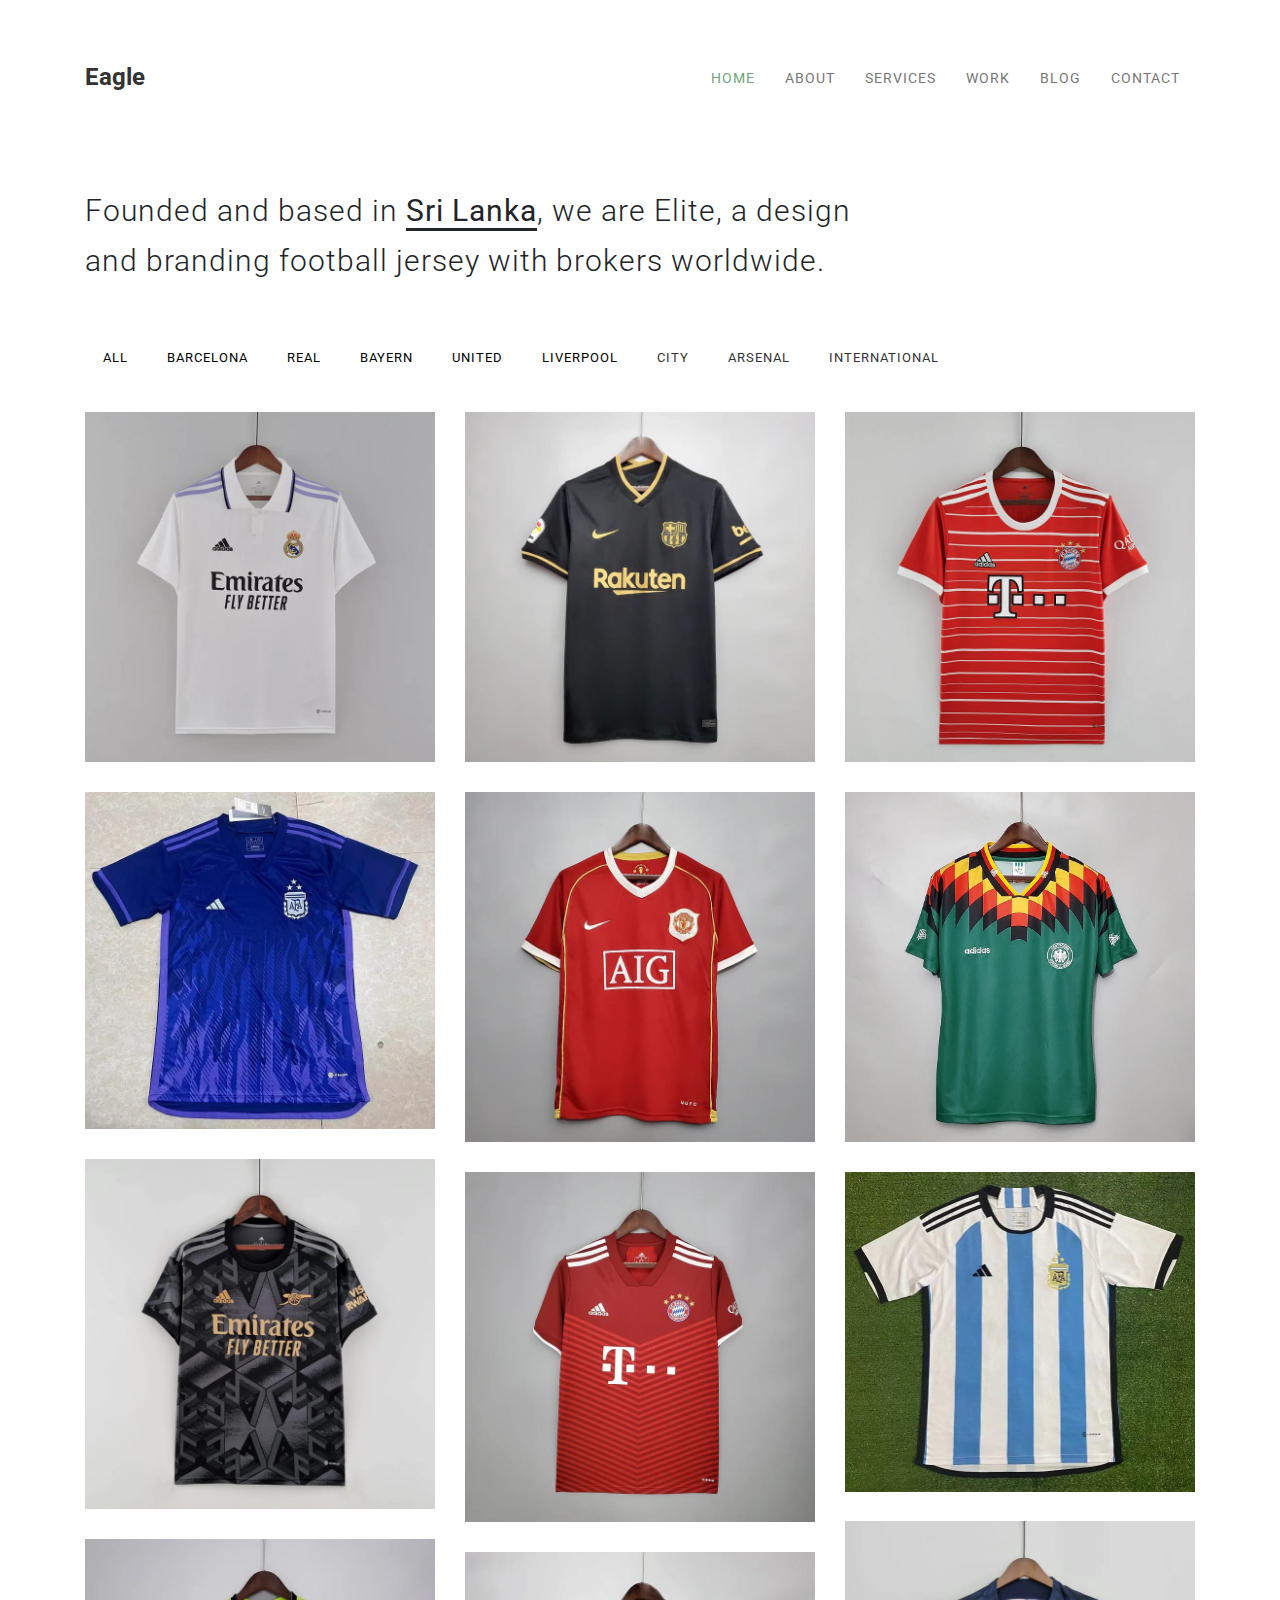
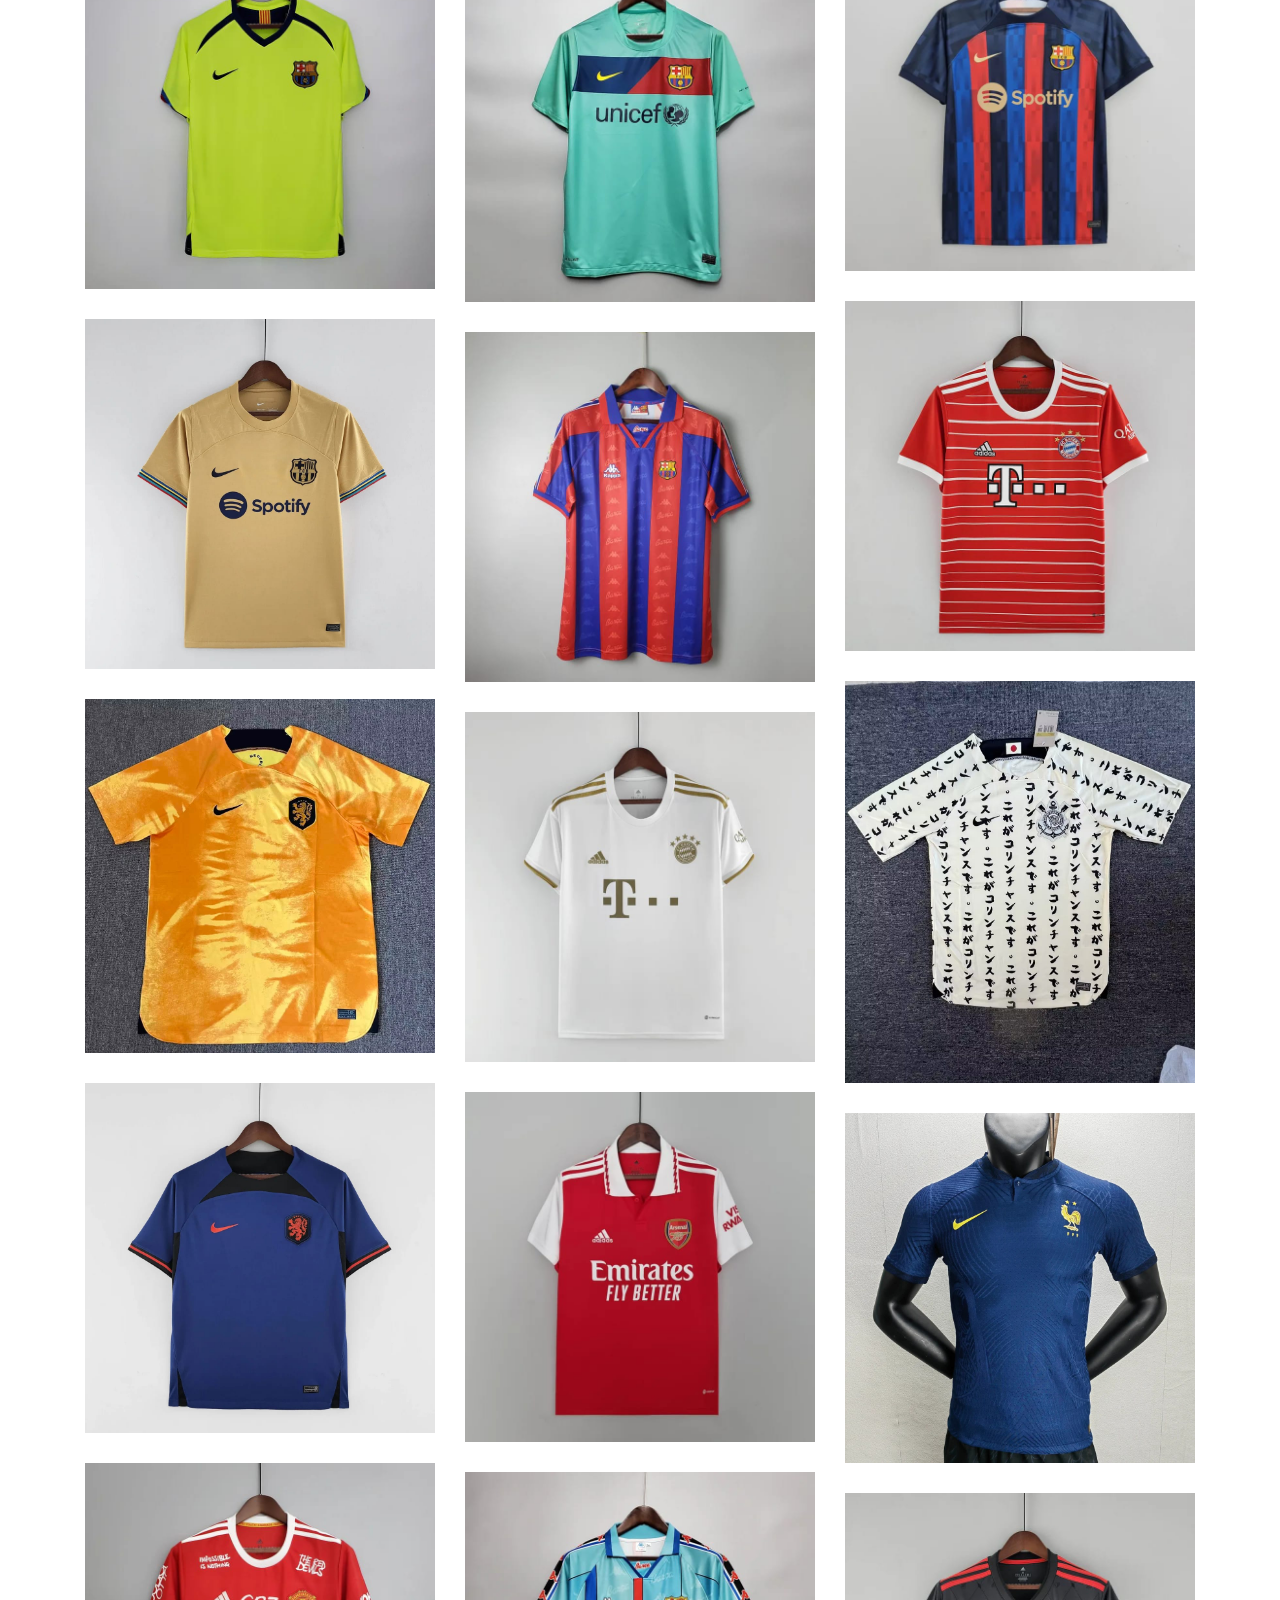
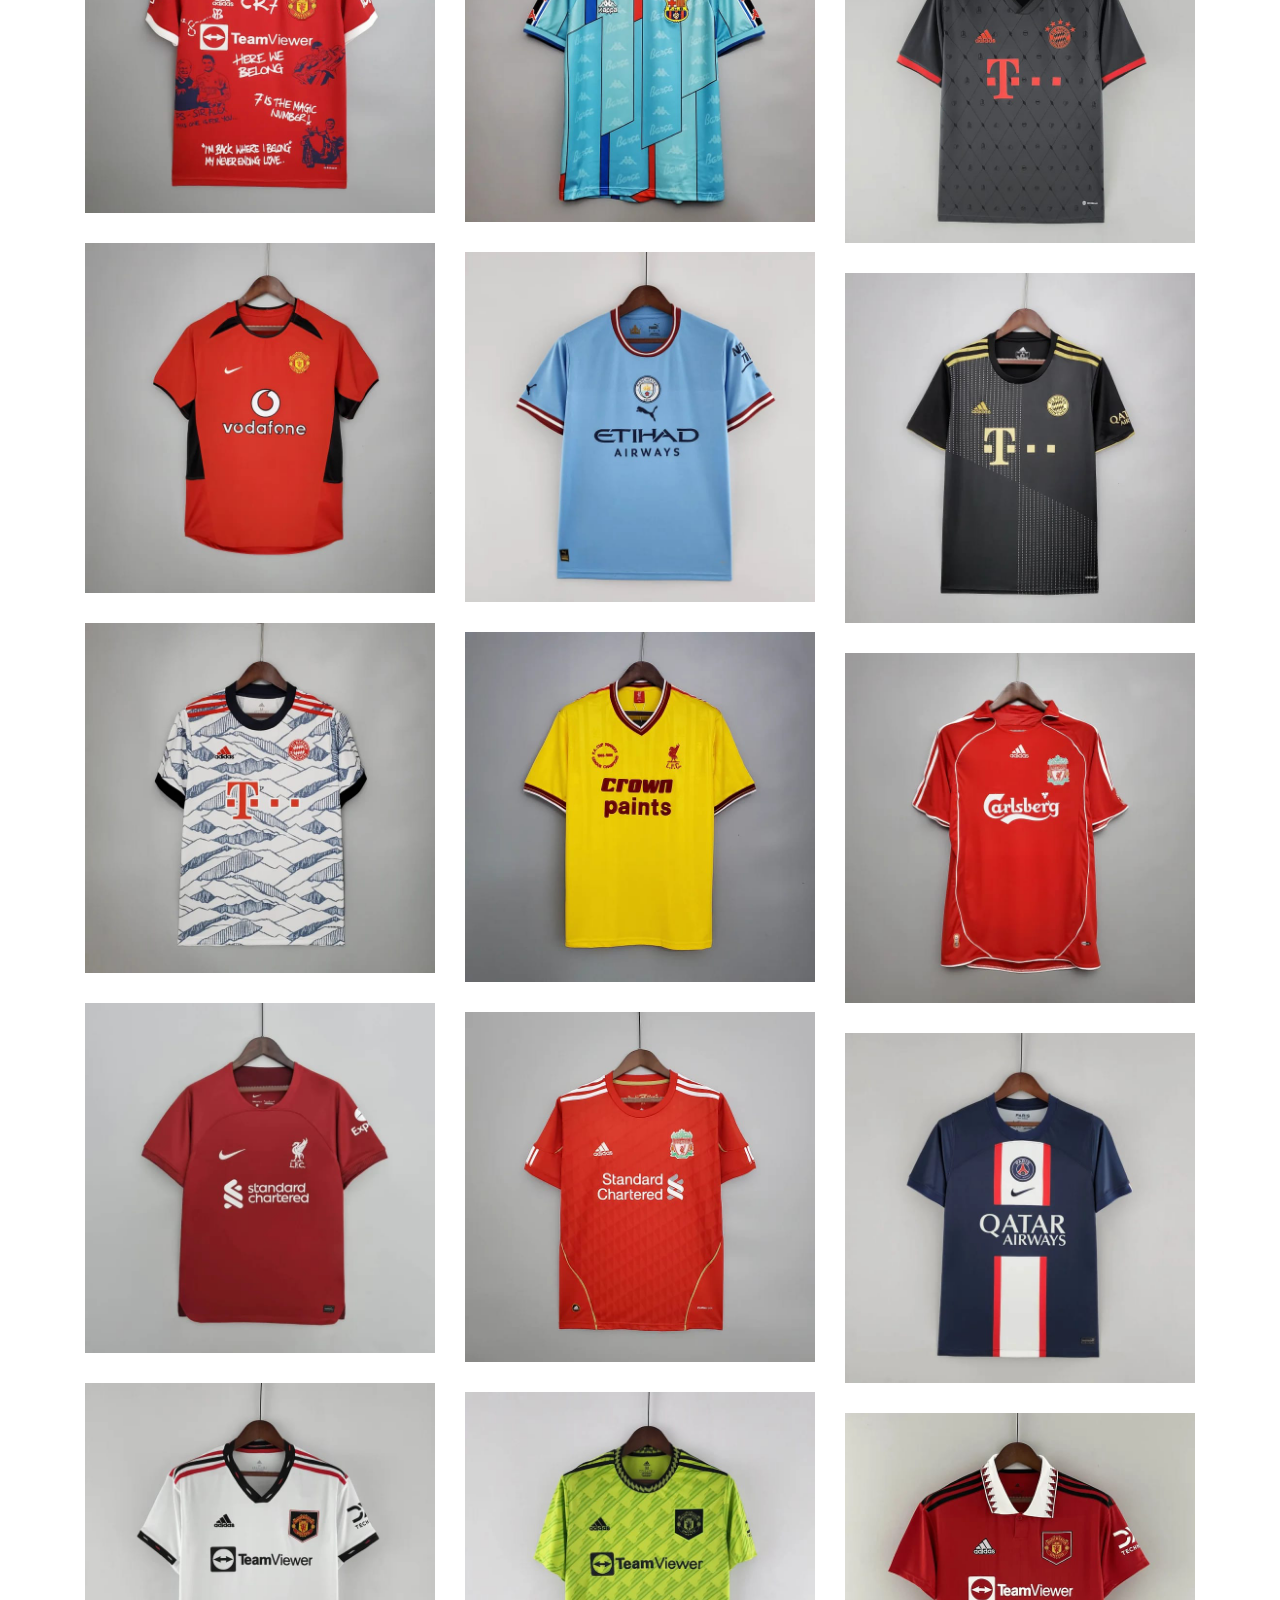
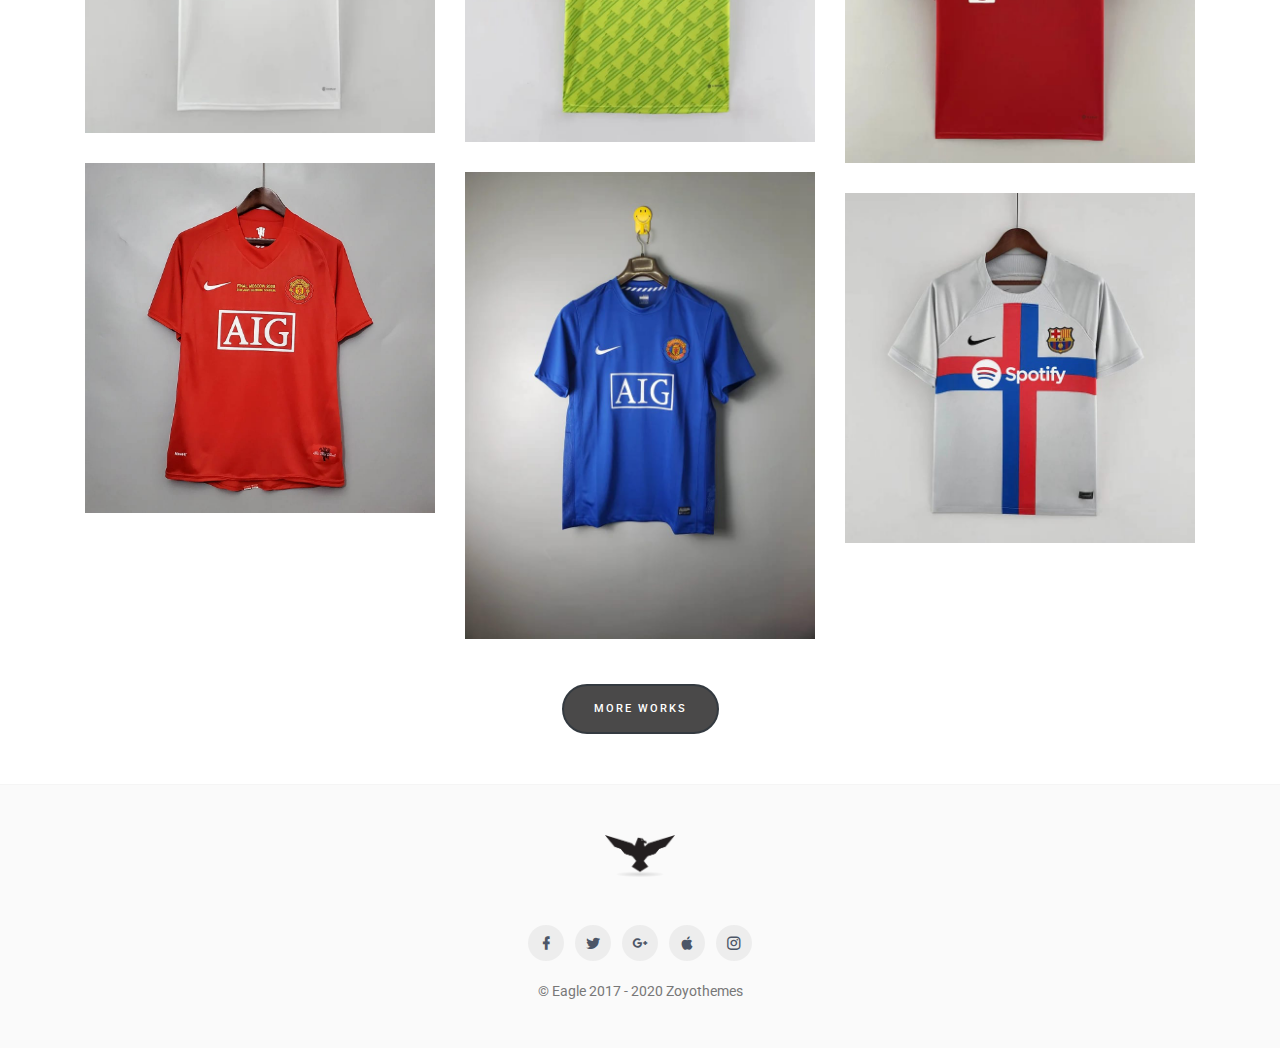
<file: zoyothemes.com/eagle/index.html>
<!DOCTYPE html>
<html lang="en" class="no-js">


<!-- Mirrored from zoyothemes.com/eagle/index.html by HTTrack Website Copier/3.x [XR&CO'2014], Sun, 12 Feb 2023 17:31:07 GMT -->
<head>
    <meta charset="utf-8">
    <meta name="viewport" content="width=device-width, initial-scale=1">
    <title>Eagle - Responsive Minimal Template</title>
    <meta name="description" content="" />
    <meta name="keywords" content="" />
    <meta name="author" content="Zoyothemes" />

    <link rel="shortcut icon" href="images/favicon.ico">

    <!-- Google Font -->
    <link href="https://fonts.googleapis.com/css?family=Roboto:300,400,500" rel="stylesheet">

    <!-- Bootstrap Css-->
    <link rel="stylesheet" type="text/css" href="css/bootstrap.min.css" />

    <!-- Materialdesign icon Css-->
    <link rel="stylesheet" type="text/css" href="css/materialdesignicons.min.css" />
    <!-- Pe 7 icon Css-->
    <link rel="stylesheet" type="text/css" href="css/pe-icon-7-stroke.css" />

    <!-- Custom Css -->
    <link rel="stylesheet" type="text/css" href="css/style.css" />

</head>

<body>

    <!-- Start Navbar -->
    <nav class="navbar navbar-expand-lg navbar-default navbar-custom navbar-light">
        <div class="container">
            <a class="navbar-brand logo" href="index.html">Eagle</a>

            <div class="navbar-header">

                <button class="navbar-toggler" type="button" data-toggle="collapse" data-target="#navbar-collapse-1" aria-controls="navbarSupportedContent" aria-expanded="false" aria-label="Toggle navigation">
                    <span class="mdi mdi-menu"></span>
                </button>
            </div>

            <div class="collapse navbar-collapse" id="navbar-collapse-1">
                <ul class="nav navbar-nav ml-auto">
                    <li class="nav-item"><a class="nav-link" href="index.html">Home</a></li>
                    <li class="nav-item"><a class="nav-link" href="about.html">About</a></li>
                    <li class="nav-item"><a class="nav-link" href="services.html">Services</a></li>
                    <li class="nav-item"><a class="nav-link" href="work.html">Work</a></li>
                    <li class="nav-item"><a class="nav-link" href="blog.html">Blog</a></li>
                    <li class="nav-item"><a class="nav-link" href="contact.html">Contact</a></li>
                </ul>
            </div>

        </div>
    </nav>
    <!-- End Navbar -->

    <section>
        <div class="container">
            <div class="row">
                <div class="col-lg-12">
                    <div class="page-title">
                        <div class="row">
                            <div class="col-lg-9">
                                <h2>Founded and based in <span>Sri Lanka</span>, we are Elite, a design and branding football jersey with brokers worldwide.</h2>
                            </div>
                        </div>
                    </div>
                </div>
            </div>
        </div>
    </section>

    <section class="section">
        <div class="container">

            <!-- SECTION FILTER
                ================================================== -->
            <div class="row">
                <div class="col-lg-12">
                    <div class="portfolioFilter">
                        <a href="#" data-filter="*" class="current waves-effect waves-success module">All</a>
                        <a href="#" data-filter=".barcelona" class="waves-effect waves-success module">barcelona</a>
                        <a href="#" data-filter=".real" class="waves-effect waves-success module">real</a>
                        <a href="#" data-filter=".bayern" class="waves-effect waves-success module">bayern</a>
                        <a href="#" data-filter=".united" class="waves-effect waves-success module">united</a>
                        <a href="#" data-filter=".liverpool" class="waves-effect waves-success module">liverpool</a>

                        <a href="#" data-filter=".city" class="waves-effect waves-success">city</a>
                        <a href="#" data-filter=".arsenal" class="waves-effect waves-success">arsenal</a>

                        <a href="#" data-filter=".international" class="waves-effect waves-success">International</a>

                    </div>
                </div>
            </div>

            <div class="port portfolio-masonry m-b-30">

                <div class="portfolioContainer row">

                    <div class="col-lg-4 real">
                        <a href="#">
                            <div class="portfolio-box">
                                <div class="portfolio-box-img">
                                    <img src="/assets/images/real.jpg" class="img-fluid" alt="member-image">
                                </div>
                                <div class="portfolio-box-detail">
                                    <p>UI Elements, Media</p>
                                    <h4>Console Activity</h4>
                                </div>
                            </div>
                        </a>
                    </div>

                    <div class="col-lg-4 barcelona">
                        <a href="#">
                            <div class="portfolio-box">
                                <div class="portfolio-box-img">
                                    <img src="/assets/images/barcelona.jpg" class="img-fluid" alt="member-image">
                                </div>
                                <div class="portfolio-box-detail">
                                    <p>Media, Icons</p>
                                    <h4>Open Imagination</h4>
                                </div>
                            </div>
                        </a>
                    </div>

                    <div class="col-lg-4 bayern">
                        <a href="#">
                            <div class="portfolio-box">
                                <div class="portfolio-box-img">
                                    <img src="/assets/images/bayern1.jpg" class="img-fluid" alt="member-image">
                                </div>
                                <div class="portfolio-box-detail">
                                    <p>Illustrations</p>
                                    <h4>Locked Steel Gate</h4>
                                </div>
                            </div>
                        </a>
                    </div>

                    <div class="col-lg-4 international">
                        <a href="#">
                            <div class="portfolio-box">
                                <div class="portfolio-box-img">
                                    <img src="/assets/images/argentina.jpg" class="img-fluid" alt="member-image">
                                </div>
                                <div class="portfolio-box-detail">
                                    <p>Illustrations, Graphics</p>
                                    <h4>Shake It!</h4>
                                </div>
                            </div>
                        </a>
                    </div>

                    <div class="col-lg-4 united">
                        <a href="#">
                            <div class="portfolio-box">
                                <div class="portfolio-box-img">
                                    <img src="/assets/images/united7.jpg" class="img-fluid" alt="member-image">
                                </div>
                                <div class="portfolio-box-detail">
                                    <p>Illustrations, Graphics</p>
                                    <h4>Shake It!</h4>
                                </div>
                            </div>
                        </a>
                    </div>

                    <div class="col-lg-4 liverpool">
                        <a href="#">
                            <div class="portfolio-box">
                                <div class="portfolio-box-img">
                                    <img src="/assets/images/liverpool2.jpg" class="img-fluid" alt="member-image">
                                </div>
                                <div class="portfolio-box-detail">
                                    <p>Illustrations, Graphics</p>
                                    <h4>Shake It!</h4>
                                </div>
                            </div>
                        </a>
                    </div>

                    <div class="col-lg-4 arsenal">
                        <a href="#">
                            <div class="portfolio-box">
                                <div class="portfolio-box-img">
                                    <img src="/assets/images/arsenal2.jpg" class="img-fluid" alt="member-image">
                                </div>
                                <div class="portfolio-box-detail">
                                    <p>Illustrations, Graphics</p>
                                    <h4>Shake It!</h4>
                                </div>
                            </div>
                        </a>
                    </div>

                    <div class="col-lg-4 bayern">
                        <a href="#">
                            <div class="portfolio-box">
                                <div class="portfolio-box-img">
                                    <img src="/assets/images/bayern2.jpg" class="img-fluid" alt="member-image">
                                </div>
                                <div class="portfolio-box-detail">
                                    <p>Icons, Illustrations</p>
                                    <h4>Morning Dew</h4>
                                </div>
                            </div>
                        </a>
                    </div>  

                

                    <div class="col-lg-4 international">
                        <a href="#">
                            <div class="portfolio-box">
                                <div class="portfolio-box-img">
                                    <img src="/assets/images/argentina2.jpg" class="img-fluid" alt="member-image">
                                </div>
                                <div class="portfolio-box-detail">
                                    <p>Illustrations, Graphics</p>
                                    <h4>Shake It!</h4>
                                </div>
                            </div>
                        </a>
                    </div>

                    <div class="col-lg-4 barcelona">
                        <a href="#">
                            <div class="portfolio-box">
                                <div class="portfolio-box-img">
                                    <img src="/assets/images/barcelona2.jpg" class="img-fluid" alt="member-image">
                                </div>
                                <div class="portfolio-box-detail">
                                    <p>Graphics</p>
                                    <h4>Sunset Bulb Glow</h4>
                                </div>
                            </div>
                        </a>
                    </div>






                    <div class="col-lg-4 barcelona">
                        <a href="#">
                            <div class="portfolio-box">
                                <div class="portfolio-box-img">
                                    <img src="/assets/images/barcelona4.jpg" class="img-fluid" alt="member-image">
                                </div>
                                <div class="portfolio-box-detail">
                                    <p>UI Elements, Media</p>
                                    <h4>Console Activity</h4>
                                </div>
                            </div>
                        </a>
                    </div>

                    <div class="col-lg-4 barcelona">
                        <a href="#">
                            <div class="portfolio-box">
                                <div class="portfolio-box-img">
                                    <img src="/assets/images/barcelona5.jpg" class="img-fluid" alt="member-image">
                                </div>
                                <div class="portfolio-box-detail">
                                    <p>Illustrations, Graphics</p>
                                    <h4>Shake It!</h4>
                                </div>
                            </div>
                        </a>
                    </div>

                    <div class="col-lg-4 bayern">
                        <a href="#">
                            <div class="portfolio-box">
                                <div class="portfolio-box-img">
                                    <img src="/assets/images/bayern7.jpg" class="img-fluid" alt="member-image">
                                </div>
                                <div class="portfolio-box-detail">
                                    <p>Illustrations, Graphics</p>
                                    <h4>Shake It!</h4>
                                </div>
                            </div>
                        </a>
                    </div>


                    <div class="col-lg-4 barcelona">
                        <a href="#">
                            <div class="portfolio-box">
                                <div class="portfolio-box-img">
                                    <img src="/assets/images/barcelona7.jpg" class="img-fluid" alt="member-image">
                                </div>
                                <div class="portfolio-box-detail">
                                    <p>Illustrations, Graphics</p>
                                    <h4>Shake It!</h4>
                                </div>
                            </div>
                        </a>
                    </div>





                    <div class="col-lg-4 barcelona">
                        <a href="#">
                            <div class="portfolio-box">
                                <div class="portfolio-box-img">
                                    <img src="/assets/images/barcelona1.jpg" class="img-fluid" alt="member-image">
                                </div>
                                <div class="portfolio-box-detail">
                                    <p>Graphics, UI Elements</p>
                                    <h4>Mac Sunglasses</h4>
                                </div>
                            </div>
                        </a>
                    </div>



                    <div class="col-lg-4 international">
                        <a href="#">
                            <div class="portfolio-box">
                                <div class="portfolio-box-img">
                                    <img src="/assets/images/japan.jpg" class="img-fluid" alt="member-image">
                                </div>
                                <div class="portfolio-box-detail">
                                    <p>Illustrations, Graphics</p>
                                    <h4>Shake It!</h4>
                                </div>
                            </div>
                        </a>
                    </div>

                    


                    <div class="col-lg-4 international">
                        <a href="#">
                            <div class="portfolio-box">
                                <div class="portfolio-box-img">
                                    <img src="/assets/images/netherland.jpg" class="img-fluid" alt="member-image">
                                </div>
                                <div class="portfolio-box-detail">
                                    <p>Illustrations, Graphics</p>
                                    <h4>Shake It!</h4>
                                </div>
                            </div>
                        </a>
                    </div>

                    <div class="col-lg-4 bayern">
                        <a href="#">
                            <div class="portfolio-box">
                                <div class="portfolio-box-img">
                                    <img src="/assets/images/bayern5.jpg" class="img-fluid" alt="member-image">
                                </div>
                                <div class="portfolio-box-detail">
                                    <p>Illustrations, Graphics</p>
                                    <h4>Shake It!</h4>
                                </div>
                            </div>
                        </a>
                    </div>

                    <div class="col-lg-4 international">
                        <a href="#">
                            <div class="portfolio-box">
                                <div class="portfolio-box-img">
                                    <img src="/assets/images/netherland2.jpg" class="img-fluid" alt="member-image">
                                </div>
                                <div class="portfolio-box-detail">
                                    <p>Illustrations, Graphics</p>
                                    <h4>Shake It!</h4>
                                </div>
                            </div>
                        </a>
                    </div>

                    <div class="col-lg-4 arsenal">
                        <a href="#">
                            <div class="portfolio-box">
                                <div class="portfolio-box-img">
                                    <img src="/assets/images/arsenal.jpg" class="img-fluid" alt="member-image">
                                </div>
                                <div class="portfolio-box-detail">
                                    <p>Illustrations, Graphics</p>
                                    <h4>Shake It!</h4>
                                </div>
                            </div>
                        </a>
                    </div>

                    <div class="col-lg-4 international">
                        <a href="#">
                            <div class="portfolio-box">
                                <div class="portfolio-box-img">
                                    <img src="/assets/images/france.jpg" class="img-fluid" alt="member-image">
                                </div>
                                <div class="portfolio-box-detail">
                                    <p>Illustrations, Graphics</p>
                                    <h4>Shake It!</h4>
                                </div>
                            </div>
                        </a>
                    </div>

                    <div class="col-lg-4 united">
                        <a href="#">
                            <div class="portfolio-box">
                                <div class="portfolio-box-img">
                                    <img src="/assets/images/united8.jpg" class="img-fluid" alt="member-image">
                                </div>
                                <div class="portfolio-box-detail">
                                    <p>Illustrations, Graphics</p>
                                    <h4>Shake It!</h4>
                                </div>
                            </div>
                        </a>
                    </div>

                    <div class="col-lg-4 barcelona">
                        <a href="#">
                            <div class="portfolio-box">
                                <div class="portfolio-box-img">
                                    <img src="/assets/images/barcelona6.jpg" class="img-fluid" alt="member-image">
                                </div>
                                <div class="portfolio-box-detail">
                                    <p>Illustrations, Graphics</p>
                                    <h4>Shake It!</h4>
                                </div>
                            </div>
                        </a>
                    </div>




                    <div class="col-lg-4 bayern">
                        <a href="#">
                            <div class="portfolio-box">
                                <div class="portfolio-box-img">
                                    <img src="/assets/images/bayern3.jpg" class="img-fluid" alt="member-image">
                                </div>
                                <div class="portfolio-box-detail">
                                    <p>Illustrations, Graphics</p>
                                    <h4>Shake It!</h4>
                                </div>
                            </div>
                        </a>
                    </div>

                    <div class="col-lg-4 united">
                        <a href="#">
                            <div class="portfolio-box">
                                <div class="portfolio-box-img">
                                    <img src="/assets/images/united5.jpg" class="img-fluid" alt="member-image">
                                </div>
                                <div class="portfolio-box-detail">
                                    <p>Illustrations, Graphics</p>
                                    <h4>Shake It!</h4>
                                </div>
                            </div>
                        </a>
                    </div>


 



                    <div class="col-lg-4 city">
                        <a href="#">
                            <div class="portfolio-box">
                                <div class="portfolio-box-img">
                                    <img src="/assets/images/city.jpg" class="img-fluid" alt="member-image">
                                </div>
                                <div class="portfolio-box-detail">
                                    <p>Illustrations, Graphics</p>
                                    <h4>Shake It!</h4>
                                </div>
                            </div>
                        </a>
                    </div>



                    <div class="col-lg-4 bayern">
                        <a href="#">
                            <div class="portfolio-box">
                                <div class="portfolio-box-img">
                                    <img src="/assets/images/bayern6.jpg" class="img-fluid" alt="member-image">
                                </div>
                                <div class="portfolio-box-detail">
                                    <p>Illustrations, Graphics</p>
                                    <h4>Shake It!</h4>
                                </div>
                            </div>
                        </a>
                    </div>

                    <div class="col-lg-4 bayern">
                        <a href="#">
                            <div class="portfolio-box">
                                <div class="portfolio-box-img">
                                    <img src="/assets/images/bayern4.jpg" class="img-fluid" alt="member-image">
                                </div>
                                <div class="portfolio-box-detail">
                                    <p>Illustrations, Graphics</p>
                                    <h4>Shake It!</h4>
                                </div>
                            </div>
                        </a>
                    </div>




                    <div class="col-lg-4 liverpool">
                        <a href="#">
                            <div class="portfolio-box">
                                <div class="portfolio-box-img">
                                    <img src="/assets/images/liverpool.jpg" class="img-fluid" alt="member-image">
                                </div>
                                <div class="portfolio-box-detail">
                                    <p>Illustrations, Graphics</p>
                                    <h4>Shake It!</h4>
                                </div>
                            </div>
                        </a>
                    </div>


                    <div class="col-lg-4 liverpool">
                        <a href="#">
                            <div class="portfolio-box">
                                <div class="portfolio-box-img">
                                    <img src="/assets/images/liverpool3.jpg" class="img-fluid" alt="member-image">
                                </div>
                                <div class="portfolio-box-detail">
                                    <p>Illustrations, Graphics</p>
                                    <h4>Shake It!</h4>
                                </div>
                            </div>
                        </a>
                    </div>

                    <div class="col-lg-4 liverpool">
                        <a href="#">
                            <div class="portfolio-box">
                                <div class="portfolio-box-img">
                                    <img src="/assets/images/liverpool4.jpg" class="img-fluid" alt="member-image">
                                </div>
                                <div class="portfolio-box-detail">
                                    <p>Illustrations, Graphics</p>
                                    <h4>Shake It!</h4>
                                </div>
                            </div>
                        </a>
                    </div>

                    <div class="col-lg-4 liverpool">
                        <a href="#">
                            <div class="portfolio-box">
                                <div class="portfolio-box-img">
                                    <img src="/assets/images/liverpool5.jpg" class="img-fluid" alt="member-image">
                                </div>
                                <div class="portfolio-box-detail">
                                    <p>Illustrations, Graphics</p>
                                    <h4>Shake It!</h4>
                                </div>
                            </div>
                        </a>
                    </div>

                    <div class="col-lg-4 psg">
                        <a href="#">
                            <div class="portfolio-box">
                                <div class="portfolio-box-img">
                                    <img src="/assets/images/psg.jpg" class="img-fluid" alt="member-image">
                                </div>
                                <div class="portfolio-box-detail">
                                    <p>Illustrations, Graphics</p>
                                    <h4>Shake It!</h4>
                                </div>
                            </div>
                        </a>
                    </div>

                    <div class="col-lg-4 united">
                        <a href="#">
                            <div class="portfolio-box">
                                <div class="portfolio-box-img">
                                    <img src="/assets/images/united.jpg" class="img-fluid" alt="member-image">
                                </div>
                                <div class="portfolio-box-detail">
                                    <p>Illustrations, Graphics</p>
                                    <h4>Shake It!</h4>
                                </div>
                            </div>
                        </a>
                    </div>

                    <div class="col-lg-4 united">
                        <a href="#">
                            <div class="portfolio-box">
                                <div class="portfolio-box-img">
                                    <img src="/assets/images/united2.jpg" class="img-fluid" alt="member-image">
                                </div>
                                <div class="portfolio-box-detail">
                                    <p>Illustrations, Graphics</p>
                                    <h4>Shake It!</h4>
                                </div>
                            </div>
                        </a>
                    </div>



                    <div class="col-lg-4 united">
                        <a href="#">
                            <div class="portfolio-box">
                                <div class="portfolio-box-img">
                                    <img src="/assets/images/united3.jpg" class="img-fluid" alt="member-image">
                                </div>
                                <div class="portfolio-box-detail">
                                    <p>Illustrations, Graphics</p>
                                    <h4>Shake It!</h4>
                                </div>
                            </div>
                        </a>
                    </div>

                    <div class="col-lg-4 united">
                        <a href="#">
                            <div class="portfolio-box">
                                <div class="portfolio-box-img">
                                    <img src="/assets/images/united4.jpg" class="img-fluid" alt="member-image">
                                </div>
                                <div class="portfolio-box-detail">
                                    <p>Illustrations, Graphics</p>
                                    <h4>Shake It!</h4>
                                </div>
                            </div>
                        </a>
                    </div>


                    <div class="col-lg-4 united">
                        <a href="#">
                            <div class="portfolio-box">
                                <div class="portfolio-box-img">
                                    <img src="/assets/images/united6.jpg" class="img-fluid" alt="member-image">
                                </div>
                                <div class="portfolio-box-detail">
                                    <p>Illustrations, Graphics</p>
                                    <h4>Shake It!</h4>
                                </div>
                            </div>
                        </a>
                    </div>

                    <div class="col-lg-4 barcelona">
                        <a href="#">
                            <div class="portfolio-box">
                                <div class="portfolio-box-img">
                                    <img src="/assets/images/barcelona3.jpg" class="img-fluid" alt="member-image">
                                </div>
                                <div class="portfolio-box-detail">
                                    <p>Illustrations, Graphics</p>
                                    <h4>Shake It!</h4>
                                </div>
                            </div>
                        </a>
                    </div>




                    

                </div>
                <!-- end portfoliocontainer-->
            </div>
            <!-- End row -->

            <div class="row">
                <div class="col-lg-12">
                    <div class="text-center margin-t-30">
                        <a href="work.html" class="btn btn-dark btn-rounded">More works</a>
                    </div>
                </div>
            </div>

        </div>
        <!-- end container -->
    </section>

    <!-- FOOTER -->
    <footer class="footer">
        <div class="container">

            <div class="row">
                <div class="col-lg-12">
                    <div class="text-center">
                        <div class="logo center-block"><img src="images/logo.png" alt="" class=""></div>

                        <ul class="list-inline social-circle margin-t-30">
                            <li class="list-inline-item">
                                <a href="#"> <i class="mdi mdi-facebook"></i> </a>
                            </li>
                            <li class="list-inline-item">
                                <a href="#"> <i class="mdi mdi-twitter"></i> </a>
                            </li>
                            <li class="list-inline-item">
                                <a href="#"> <i class="mdi mdi-google-plus"></i> </a>
                            </li>
                            <li class="list-inline-item">
                                <a href="#"> <i class="mdi mdi-apple"></i> </a>
                            </li>
                            <li class="list-inline-item">
                                <a href="#"> <i class="mdi mdi-instagram"></i> </a>
                            </li>
                        </ul>

                        <p class="text-muted m-b-0 copyright-txt"> © Eagle 2017 - 2020 Zoyothemes</p>

                    </div>
                </div>
            </div>
            <!-- end row -->

        </div>
    </footer>

    <!-- END FOOTER -->

    <!-- JAVASCRIPTS -->
    <script src="js/jquery.min.js"></script>
    <script src="js/bootstrap.bundle.min.js"></script>
    <!-- isotope filter plugin -->
    <script src="js/isotope.pkgd.min.js"></script>
    <script src="js/portfolio-filter.js"></script>
    <script src="js/app.js"></script>
</body>

<!-- Mirrored from zoyothemes.com/eagle/index.html by HTTrack Website Copier/3.x [XR&CO'2014], Sun, 12 Feb 2023 17:31:29 GMT -->
</html>
</file>
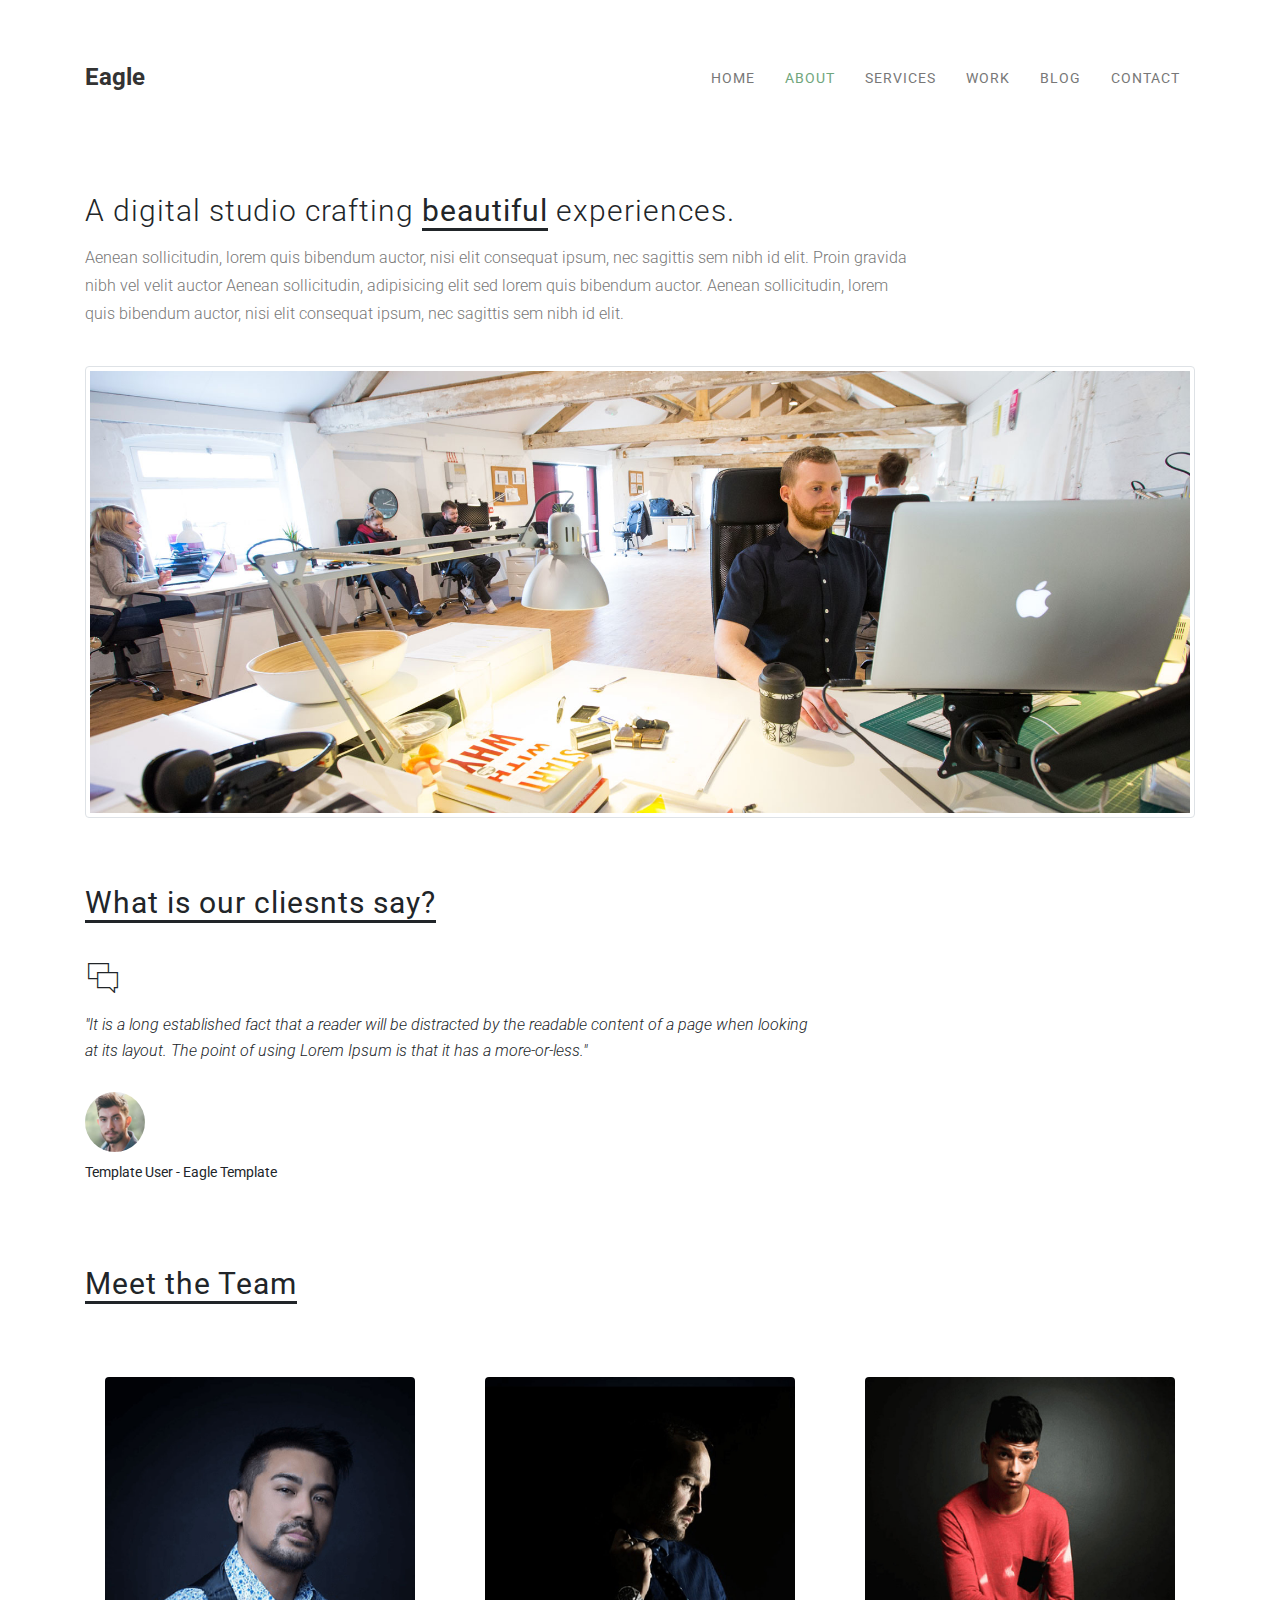
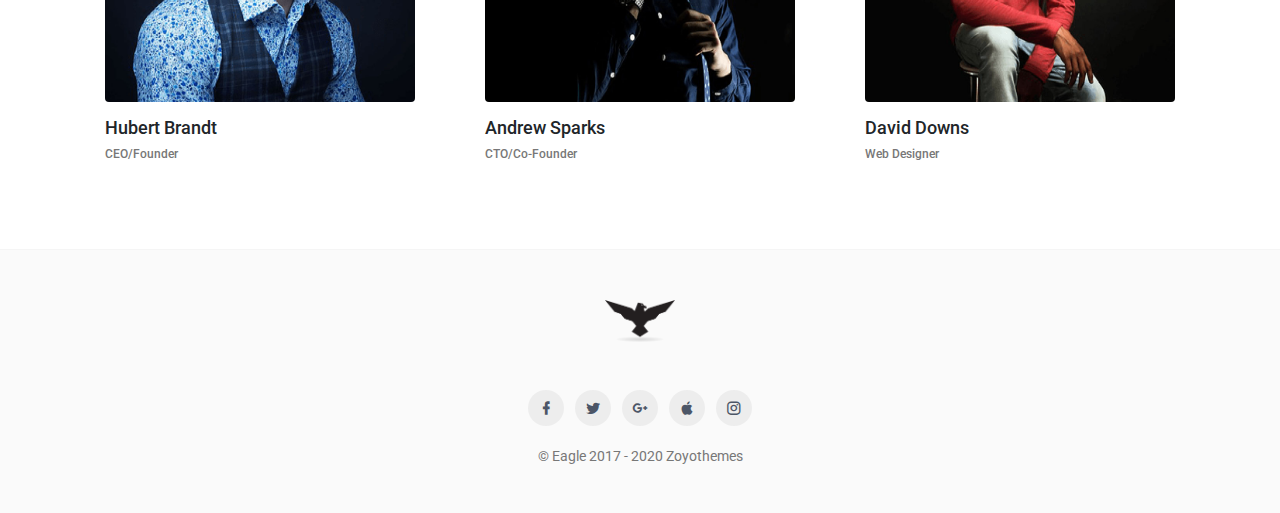
<file: zoyothemes.com/eagle/about.html>
<!DOCTYPE html>
<html lang="en" class="no-js">


<!-- Mirrored from zoyothemes.com/eagle/about.html by HTTrack Website Copier/3.x [XR&CO'2014], Sun, 12 Feb 2023 17:32:32 GMT -->
<head>
    <meta charset="utf-8">
    <meta name="viewport" content="width=device-width, initial-scale=1">
    <title>Eagle - Responsive Minimal Template</title>
    <meta name="description" content="" />
    <meta name="keywords" content="" />
    <meta name="author" content="Zoyothemes" />

    <link rel="shortcut icon" href="images/favicon.ico">

    <!-- Google Font -->
    <link href="https://fonts.googleapis.com/css?family=Roboto:300,400,500" rel="stylesheet">

    <!-- Bootstrap Css-->
    <link rel="stylesheet" type="text/css" href="css/bootstrap.min.css" />

    <!-- Materialdesign icon Css-->
    <link rel="stylesheet" type="text/css" href="css/materialdesignicons.min.css" />
    <!-- Pe 7 icon Css-->
    <link rel="stylesheet" type="text/css" href="css/pe-icon-7-stroke.css" />

    <!-- Custom Css -->
    <link rel="stylesheet" type="text/css" href="css/style.css" />

</head>

<body>

    <!-- Start Navbar -->
    <nav class="navbar navbar-expand-lg navbar-default navbar-custom navbar-light">
        <div class="container">
            <a class="navbar-brand logo" href="index.html">Eagle</a>

            <div class="navbar-header">

                <button class="navbar-toggler" type="button" data-toggle="collapse" data-target="#navbar-collapse-1" aria-controls="navbarSupportedContent" aria-expanded="false" aria-label="Toggle navigation">
                    <span class="mdi mdi-menu"></span>
                </button>
            </div>

            <div class="collapse navbar-collapse" id="navbar-collapse-1">
                <ul class="nav navbar-nav ml-auto">
                    <li class="nav-item"><a class="nav-link" href="index.html">Home</a></li>
                    <li class="nav-item"><a class="nav-link" href="about.html">About</a></li>
                    <li class="nav-item"><a class="nav-link" href="services.html">Services</a></li>
                    <li class="nav-item"><a class="nav-link" href="work.html">Work</a></li>
                    <li class="nav-item"><a class="nav-link" href="blog.html">Blog</a></li>
                    <li class="nav-item"><a class="nav-link" href="contact.html">Contact</a></li>
                </ul>
            </div>

        </div>
    </nav>
    <!-- End Navbar -->

    <section>
        <div class="container">
            <div class="row">
                <div class="col-lg-12">
                    <div class="page-title">
                        <div class="row">
                            <div class="col-lg-9">
                                <h2>A digital studio crafting <span>beautiful</span> experiences.</h2>
                                <h4 class="subtitle text-muted">Aenean sollicitudin, lorem quis bibendum auctor, nisi elit consequat ipsum, nec sagittis sem nibh id elit. Proin gravida nibh vel velit auctor Aenean sollicitudin, adipisicing elit sed lorem quis bibendum auctor. Aenean sollicitudin, lorem quis bibendum auctor, nisi elit consequat ipsum, nec sagittis sem nibh id elit.</h4>
                            </div>
                        </div>
                    </div>
                </div>
            </div>
        </div>
    </section>

    <section class="section">
        <div class="container">

            <div class="row">
                <div class="col-lg-12">
                    <img src="images/bg.jpg" alt="about-img" class="img-fluid img-thumbnail margin-t-30">
                </div>
            </div>

            <div class="row">
                <div class="col-lg-12">
                    <div class="page-title">
                        <div class="row">
                            <div class="col-lg-12">
                                <h2><span>What is our cliesnts say?</span></h2>
                            </div>
                        </div>
                    </div>
                </div>
            </div>

            <div class="row">
                <div class="col-lg-8">
                    <div class="testimonial-box">
                        <h1 class="mt-4"><i class="pe-7s-chat"></i></h1>
                        <h4 class="client-comment"> "It is a long established fact that a reader will be distracted by the readable content of a page when looking at its layout. The point of using Lorem Ipsum is that it has a more-or-less."</h4>
                        <img src="images/user-1.png" class="testi-user rounded-circle" alt="testimonials-user">
                        <p>Template User - Eagle Template</p>
                    </div>
                </div>
            </div>

            <div class="row">
                <div class="col-lg-12">
                    <div class="page-title">
                        <div class="row">
                            <div class="col-lg-12">
                                <h2><span>Meet the Team</span></h2>
                            </div>
                        </div>
                    </div>
                </div>
            </div>

            <div class="row">
                <div class="col-lg-4">
                    <div class="team-box">
                        <img src="images/team/team-1.jpg" class="img-fluid rounded" alt="">
                        <h4>Hubert Brandt</h4>
                        <h6 class="text-muted">CEO/Founder</h6>
                    </div>
                </div>
                <div class="col-lg-4">
                    <div class="team-box">
                        <img src="images/team/team-2.jpg" class="img-fluid rounded" alt="">
                        <h4>Andrew Sparks</h4>
                        <h6 class="text-muted">CTO/Co-Founder</h6>
                    </div>
                </div>
                <div class="col-lg-4">
                    <div class="team-box">
                        <img src="images/team/team-3.jpg" class="img-fluid rounded" alt="">
                        <h4>David Downs</h4>
                        <h6 class="text-muted">Web Designer</h6>
                    </div>
                </div>
            </div>

        </div>
        <!-- end container -->
    </section>

    <!-- FOOTER -->
    <footer class="footer">
        <div class="container">
            <div class="row">
                <div class="col-lg-12">
                    <div class="text-center">
                        <div class="logo center-block"><img src="images/logo.png" alt="" class=""></div>

                        <ul class="list-inline social-circle margin-t-30">
                            <li class="list-inline-item">
                                <a href="#"> <i class="mdi mdi-facebook"></i> </a>
                            </li>
                            <li class="list-inline-item">
                                <a href="#"> <i class="mdi mdi-twitter"></i> </a>
                            </li>
                            <li class="list-inline-item">
                                <a href="#"> <i class="mdi mdi-google-plus"></i> </a>
                            </li>
                            <li class="list-inline-item">
                                <a href="#"> <i class="mdi mdi-apple"></i> </a>
                            </li>
                            <li class="list-inline-item">
                                <a href="#"> <i class="mdi mdi-instagram"></i> </a>
                            </li>
                        </ul>

                        <p class="text-muted m-b-0 copyright-txt"> © Eagle 2017 - 2020 Zoyothemes</p>

                    </div>
                </div>
            </div>
            <!-- end row -->
        </div>
    </footer>

    <!-- END FOOTER -->

    <!-- JAVASCRIPTS -->
    <script src="js/jquery.min.js"></script>
    <script src="js/bootstrap.bundle.min.js"></script>
    <!-- isotope filter plugin -->
    <script src="js/isotope.pkgd.min.js"></script>
    <script src="js/portfolio-filter.js"></script>
    <script src="js/app.js"></script>

</body>

<!-- Mirrored from zoyothemes.com/eagle/about.html by HTTrack Website Copier/3.x [XR&CO'2014], Sun, 12 Feb 2023 17:32:45 GMT -->
</html>
</file>
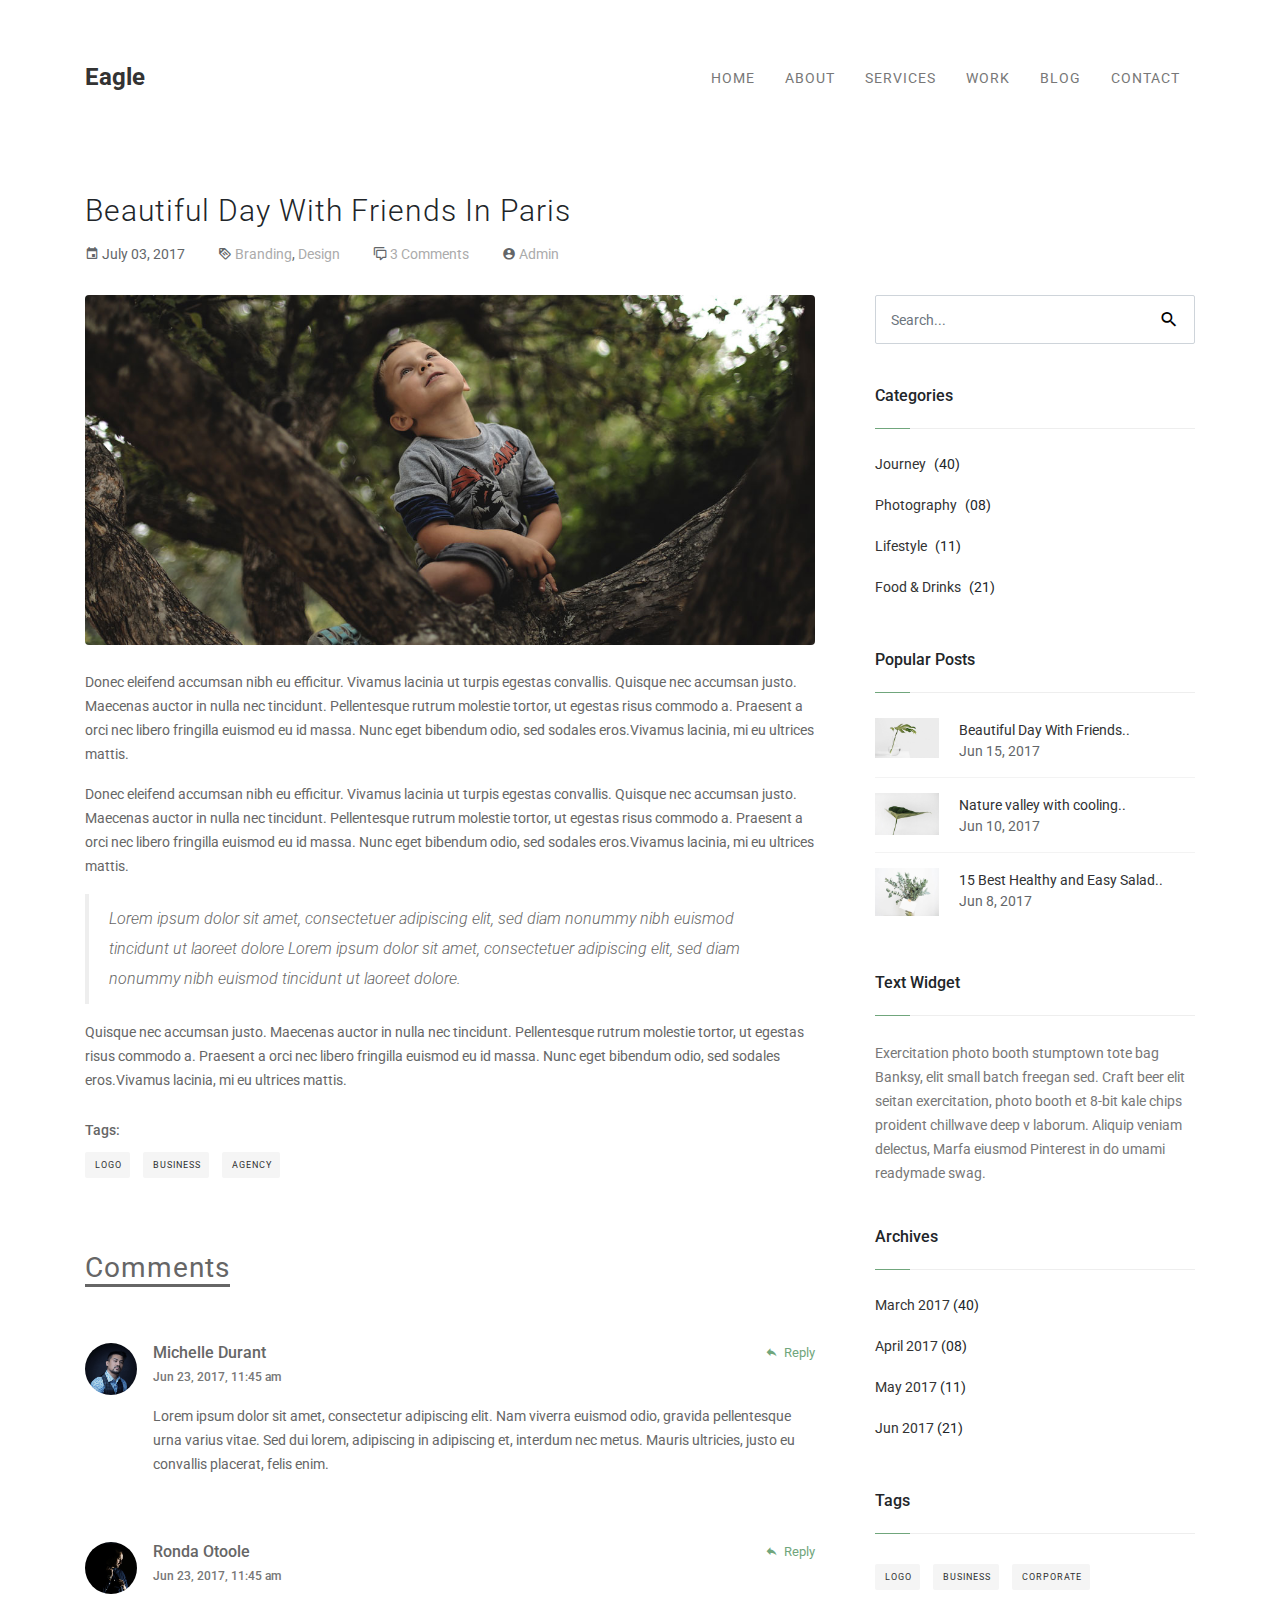
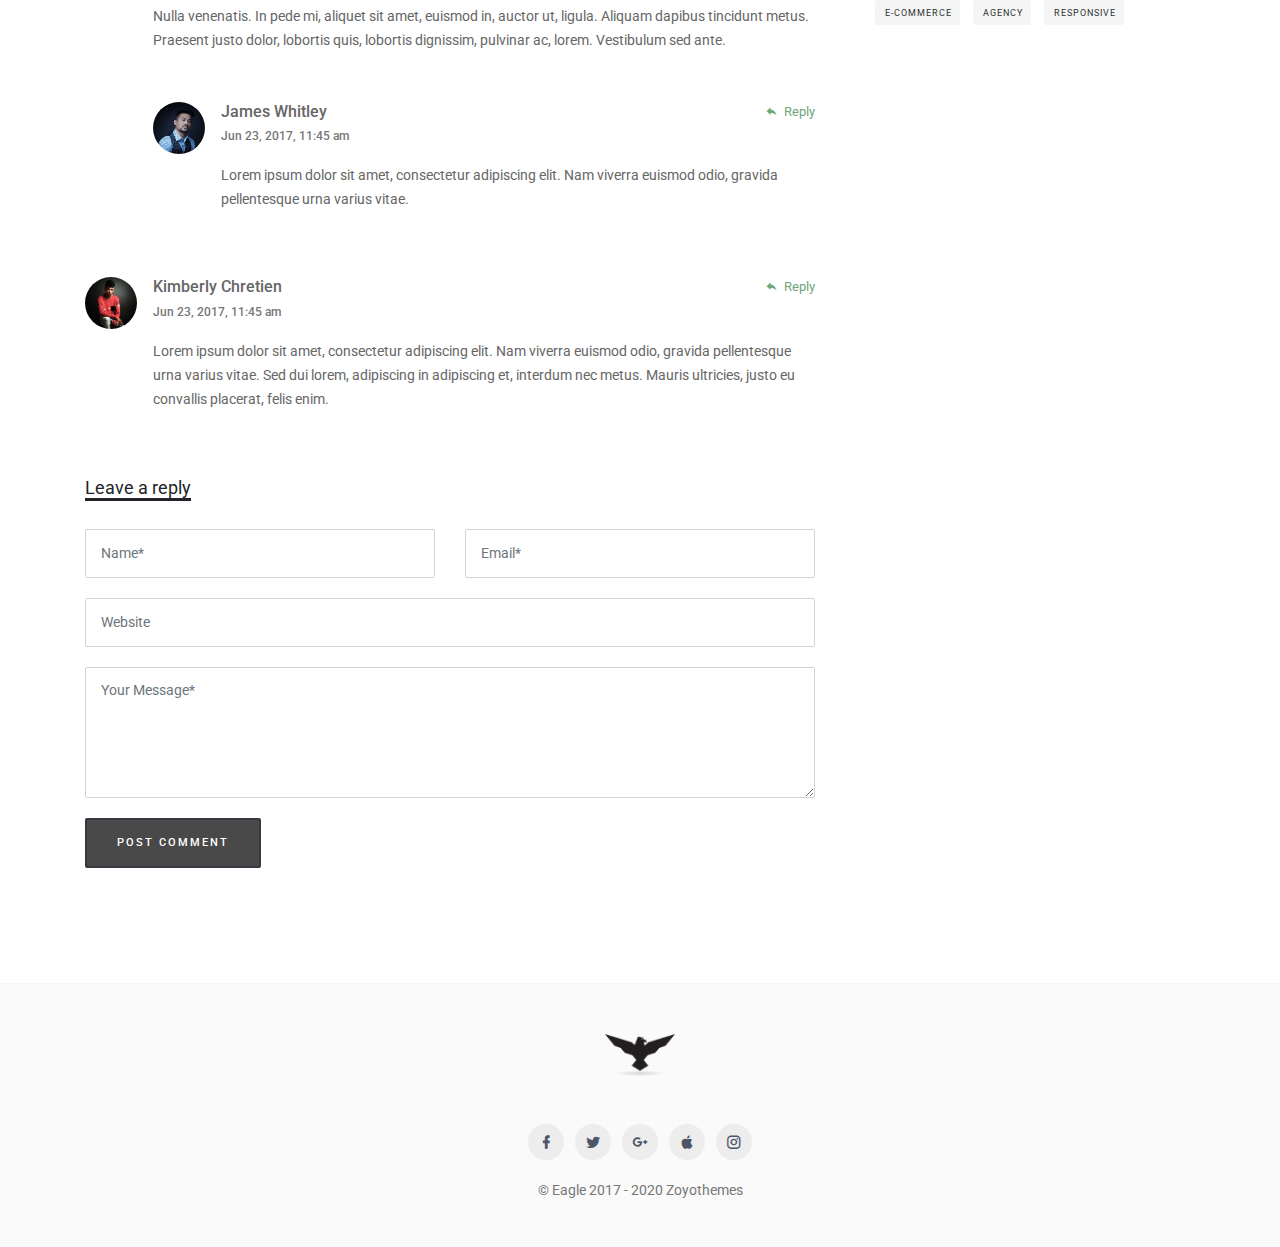
<file: zoyothemes.com/eagle/blog-single.html>
<!DOCTYPE html>
<html lang="en" class="no-js">


<!-- Mirrored from zoyothemes.com/eagle/blog-single.html by HTTrack Website Copier/3.x [XR&CO'2014], Sun, 12 Feb 2023 17:33:30 GMT -->
<head>
    <meta charset="utf-8">
    <meta name="viewport" content="width=device-width, initial-scale=1">
    <title>Eagle - Responsive Minimal Template</title>
    <meta name="description" content="" />
    <meta name="keywords" content="" />
    <meta name="author" content="Zoyothemes" />

    <link rel="shortcut icon" href="images/favicon.ico">

    <!-- Google Font -->
    <link href="https://fonts.googleapis.com/css?family=Roboto:300,400,500" rel="stylesheet">

    <!-- Bootstrap Css-->
    <link rel="stylesheet" type="text/css" href="css/bootstrap.min.css" />

    <!-- Materialdesign icon Css-->
    <link rel="stylesheet" type="text/css" href="css/materialdesignicons.min.css" />
    <!-- Pe 7 icon Css-->
    <link rel="stylesheet" type="text/css" href="css/pe-icon-7-stroke.css" />

    <!-- Custom Css -->
    <link rel="stylesheet" type="text/css" href="css/style.css" />

</head>

<body>

    <!-- Start Navbar -->
    <nav class="navbar navbar-expand-lg navbar-default navbar-custom navbar-light">
        <div class="container">
            <a class="navbar-brand logo" href="index.html">Eagle</a>

            <div class="navbar-header">

                <button class="navbar-toggler" type="button" data-toggle="collapse" data-target="#navbar-collapse-1" aria-controls="navbarSupportedContent" aria-expanded="false" aria-label="Toggle navigation">
                    <span class="mdi mdi-menu"></span>
                </button>
            </div>

            <div class="collapse navbar-collapse" id="navbar-collapse-1">
                <ul class="nav navbar-nav ml-auto">
                    <li class="nav-item"><a class="nav-link" href="index.html">Home</a></li>
                    <li class="nav-item"><a class="nav-link" href="about.html">About</a></li>
                    <li class="nav-item"><a class="nav-link" href="services.html">Services</a></li>
                    <li class="nav-item"><a class="nav-link" href="work.html">Work</a></li>
                    <li class="nav-item"><a class="nav-link" href="blog.html">Blog</a></li>
                    <li class="nav-item"><a class="nav-link" href="contact.html">Contact</a></li>
                </ul>
            </div>

        </div>
    </nav>
    <!-- End Navbar -->

    <section>
        <div class="container">
            <div class="row">
                <div class="col-lg-12">
                    <div class="page-title">
                        <div class="row">
                            <div class="col-lg-9">
                                <h2>Beautiful Day With Friends In Paris</h2>
                                <ul class="post-meta">
                                    <li><i class="mdi mdi-calendar"></i> July 03, 2017</li>
                                    <li><i class="mdi mdi-tag-text-outline"></i> <a href="#">Branding</a>, <a href="#">Design</a></li>
                                    <li><i class="mdi mdi-comment-multiple-outline"></i> <a href="#">3 Comments</a></li>
                                    <li><i class="mdi mdi-account-circle"></i> <a href="#">Admin</a></li>
                                </ul>
                            </div>
                        </div>
                    </div>
                </div>
            </div>
        </div>
    </section>

    <section class="margin-t-30">
        <div class="container">

            <div class="row">
                <!-- Content-->
                <div class="col-lg-8">

                    <!-- Post-->
                    <article class="post">

                        <div class="post-preview">
                            <a href="#"><img src="images/blog/blog-4.jpg" alt="" class="img-fluid rounded"></a>
                        </div>

                        <div class="blog-detail-description">
                            <p>Donec eleifend accumsan nibh eu efficitur. Vivamus lacinia ut turpis egestas convallis. Quisque nec accumsan justo. Maecenas auctor in nulla nec tincidunt. Pellentesque rutrum molestie tortor, ut egestas risus commodo a. Praesent a orci nec libero fringilla euismod eu id massa. Nunc eget bibendum odio, sed sodales eros.Vivamus lacinia, mi eu ultrices mattis.</p>

                            <p>Donec eleifend accumsan nibh eu efficitur. Vivamus lacinia ut turpis egestas convallis. Quisque nec accumsan justo. Maecenas auctor in nulla nec tincidunt. Pellentesque rutrum molestie tortor, ut egestas risus commodo a. Praesent a orci nec libero fringilla euismod eu id massa. Nunc eget bibendum odio, sed sodales eros.Vivamus lacinia, mi eu ultrices mattis.</p>

                            <blockquote>Lorem ipsum dolor sit amet, consectetuer adipiscing elit, sed diam nonummy nibh euismod tincidunt ut laoreet dolore Lorem ipsum dolor sit amet, consectetuer adipiscing elit, sed diam nonummy nibh euismod tincidunt ut laoreet dolore.</blockquote>

                            <p>Quisque nec accumsan justo. Maecenas auctor in nulla nec tincidunt. Pellentesque rutrum molestie tortor, ut egestas risus commodo a. Praesent a orci nec libero fringilla euismod eu id massa. Nunc eget bibendum odio, sed sodales eros.Vivamus lacinia, mi eu ultrices mattis.</p>

                            <div class="margin-t-30">
                                <h5>Tags:</h5>
                                <div class="tagcloud">
                                    <a href="#">logo</a>
                                    <a href="#">business</a>
                                    <a href="#">agency</a>
                                </div>
                            </div>

                            <div class="page-title">
                                <h3><span>Comments</span></h3>
                            </div>

                            <ul class="media-list pl-0">

                                <li class="media">
                                    <a class="pull-left pr-3" href="#">
                                        <img class="media-object rounded-circle" src="images/team/team-1.jpg" alt="img">
                                    </a>

                                    <div class="media-body">
                                        <a href="#" class="text-custom"><i class="mdi mdi-reply"></i>&nbsp; Reply</a>
                                        <h4 class="media-heading">Michelle Durant</h4>
                                        <h6 class="text-muted">Jun 23, 2017, 11:45 am</h6>
                                        <p>Lorem ipsum dolor sit amet, consectetur adipiscing elit. Nam viverra euismod odio, gravida pellentesque urna varius vitae. Sed dui lorem, adipiscing in adipiscing et, interdum nec metus. Mauris ultricies, justo eu convallis placerat, felis enim.</p>
                                    </div>
                                </li>

                                <li class="media">
                                    <a class="pull-left pr-3" href="#">
                                        <img class="media-object rounded-circle" src="images/team/team-2.jpg" alt="img">
                                    </a>

                                    <div class="media-body">
                                        <a href="#" class="text-custom"><i class="mdi mdi-reply"></i>&nbsp; Reply</a>
                                        <h4 class="media-heading">Ronda Otoole</h4>
                                        <h6 class="text-muted">Jun 23, 2017, 11:45 am</h6>
                                        <p>Nulla venenatis. In pede mi, aliquet sit amet, euismod in, auctor ut, ligula. Aliquam dapibus tincidunt metus. Praesent justo dolor, lobortis quis, lobortis dignissim, pulvinar ac, lorem. Vestibulum sed ante.</p>

                                        <div class="media sub_media">
                                            <a class="pull-left pr-3" href="#">
                                                <img class="media-object rounded-circle" src="images/team/team-1.jpg" alt="img">
                                            </a>
                                            <div class="media-body">
                                                <a href="#" class="text-custom"><i class="mdi mdi-reply"></i>&nbsp; Reply</a>
                                                <h4 class="media-heading">James Whitley</h4>
                                                <h6 class="text-muted">Jun 23, 2017, 11:45 am</h6>
                                                <p>Lorem ipsum dolor sit amet, consectetur adipiscing elit. Nam viverra euismod odio, gravida pellentesque urna varius vitae.</p>
                                            </div>
                                        </div>
                                    </div>
                                </li>

                                <li class="media">
                                    <a class="pull-left pr-3" href="#">
                                        <img class="media-object rounded-circle" src="images/team/team-3.jpg" alt="">
                                    </a>
                                    <div class="media-body">
                                        <a href="#" class="text-custom"><i class="mdi mdi-reply"></i>&nbsp; Reply</a>
                                        <h4 class="media-heading">Kimberly Chretien</h4>
                                        <h6 class="text-muted">Jun 23, 2017, 11:45 am</h6>
                                        <p>Lorem ipsum dolor sit amet, consectetur adipiscing elit. Nam viverra euismod odio, gravida pellentesque urna varius vitae. Sed dui lorem, adipiscing in adipiscing et, interdum nec metus. Mauris ultricies, justo eu convallis placerat, felis enim.</p>
                                    </div>
                                </li>
                            </ul>

                        </div>

                        <div class="page-title margin-t-50">
                            <h4><span>Leave a reply</span></h4>
                        </div>

                        <form action="#" method="post" class="margin-t-30">
                            <div class="row">
                                <div class="col-lg-6">
                                    <div class="form-group">
                                        <input id="author" class="form-control" placeholder="Name*" name="author" type="text" required="">
                                    </div>
                                </div>

                                <div class="col-lg-6">
                                    <div class="form-group">
                                        <input id="email" class="form-control" placeholder="Email*" name="email" type="text" required="">
                                    </div>
                                </div>
                            </div>
                            <div class="row">
                                <div class="col-lg-12">
                                    <div class="form-group">
                                        <input id="subject" class="form-control" placeholder="Website" name="subject" type="text">
                                    </div>
                                </div>
                            </div>

                            <div class="row">
                                <div class="col-lg-12">
                                    <div class="form-group">
                                        <textarea id="comment" class="form-control" rows="5" placeholder="Your Message*" name="comment" required=""></textarea>
                                    </div>
                                </div>
                            </div>

                            <div class="row">
                                <div class="col-lg-12">
                                    <div class="form-group">
                                        <button name="submit" type="submit" id="submit" class="btn btn-dark">Post Comment</button>
                                    </div>
                                </div>
                            </div>
                        </form>

                    </article>
                    <!-- Post end-->

                </div>
                <!-- Content end-->

                <!-- Sidebar-->
                <div class="col-lg-4">
                    <div class="sidebar">

                        <!-- Search widget-->
                        <aside class="widget widget_search">
                            <form>
                                <input class="form-control" type="search" placeholder="Search...">
                                <button class="search-button" type="submit"><span class="mdi mdi-magnify"></span></button>
                            </form>
                        </aside>

                        <!-- Categories widget-->
                        <aside class="widget widget_categories">
                            <div class="widget-title">Categories</div>
                            <ul>
                                <li><a href="#">Journey</a> (40)</li>
                                <li><a href="#">Photography</a> (08)</li>
                                <li><a href="#">Lifestyle</a> (11)</li>
                                <li><a href="#">Food & Drinks</a> (21)</li>
                            </ul>
                        </aside>

                        <!-- Recent entries widget-->
                        <aside class="widget widget_recent_entries_custom">
                            <div class="widget-title">Popular Posts</div>
                            <ul>
                                <li class="clearfix">
                                    <div class="wi">
                                        <a href="#"><img src="images/works/img10.jpg" alt="" class="img-fluid"></a>
                                    </div>
                                    <div class="wb"><a href="#">Beautiful Day With Friends..</a> <span class="post-date">Jun 15, 2017</span></div>
                                </li>
                                <li class="clearfix">
                                    <div class="wi">
                                        <a href="#"><img src="images/works/img2.jpg" alt="" class="img-fluid"></a>
                                    </div>
                                    <div class="wb"><a href="#">Nature valley with cooling..</a> <span class="post-date">Jun 10, 2017</span></div>
                                </li>
                                <li class="clearfix">
                                    <div class="wi">
                                        <a href="#"><img src="images/works/img3.jpg" alt="" class="img-fluid"></a>
                                    </div>
                                    <div class="wb"><a href="#">15 Best Healthy and Easy Salad..</a> <span class="post-date">Jun 8, 2017</span></div>
                                </li>
                            </ul>
                        </aside>

                        <!-- Text widget-->
                        <aside class="widget">
                            <div class="widget-title">Text Widget</div>

                            <p class="text-muted text-widget-des">Exercitation photo booth stumptown tote bag Banksy, elit small batch freegan sed. Craft beer elit seitan exercitation, photo booth et 8-bit kale chips proident chillwave deep v laborum. Aliquip veniam delectus, Marfa eiusmod Pinterest in do umami readymade swag. </p>

                        </aside>

                        <!-- Archives widget-->
                        <aside class="widget">
                            <div class="widget-title">Archives</div>

                            <ul>
                                <li><a href="#">March 2017</a> (40)</li>
                                <li><a href="#">April 2017</a> (08)</li>
                                <li><a href="#">May 2017</a> (11)</li>
                                <li><a href="#">Jun 2017</a> (21)</li>
                            </ul>

                        </aside>

                        <!-- Tags widget-->
                        <aside class="widget widget_tag_cloud">
                            <div class="widget-title">Tags</div>
                            <div class="tagcloud">
                                <a href="#">logo</a>
                                <a href="#">business</a>
                                <a href="#">corporate</a>
                                <a href="#">e-commerce</a>
                                <a href="#">agency</a>
                                <a href="#">responsive</a>
                            </div>
                        </aside>
                    </div>
                </div>
                <!-- Sidebar end-->
            </div>

        </div>
        <!-- end container -->
    </section>

    <!-- FOOTER -->
    <footer class="footer">
        <div class="container">

            <div class="row">
                <div class="col-lg-12">
                    <div class="text-center">
                        <div class="logo center-block"><img src="images/logo.png" alt="" class=""></div>

                        <ul class="list-inline social-circle margin-t-30">
                            <li class="list-inline-item">
                                <a href="#"> <i class="mdi mdi-facebook"></i> </a>
                            </li>
                            <li class="list-inline-item">
                                <a href="#"> <i class="mdi mdi-twitter"></i> </a>
                            </li>
                            <li class="list-inline-item">
                                <a href="#"> <i class="mdi mdi-google-plus"></i> </a>
                            </li>
                            <li class="list-inline-item">
                                <a href="#"> <i class="mdi mdi-apple"></i> </a>
                            </li>
                            <li class="list-inline-item">
                                <a href="#"> <i class="mdi mdi-instagram"></i> </a>
                            </li>
                        </ul>

                        <p class="text-muted m-b-0 copyright-txt"> © Eagle 2017 - 2020 Zoyothemes</p>

                    </div>
                </div>
            </div>
            <!-- end row -->

        </div>
    </footer>

    <!-- END FOOTER -->

    <!-- JAVASCRIPTS -->
    <script src="js/jquery.min.js"></script>
    <script src="js/bootstrap.bundle.min.js"></script>
    <!-- isotope filter plugin -->
    <script src="js/isotope.pkgd.min.js"></script>
    <script src="js/portfolio-filter.js"></script>
    <script src="js/app.js"></script>

</body>

<!-- Mirrored from zoyothemes.com/eagle/blog-single.html by HTTrack Website Copier/3.x [XR&CO'2014], Sun, 12 Feb 2023 17:33:30 GMT -->
</html>
</file>
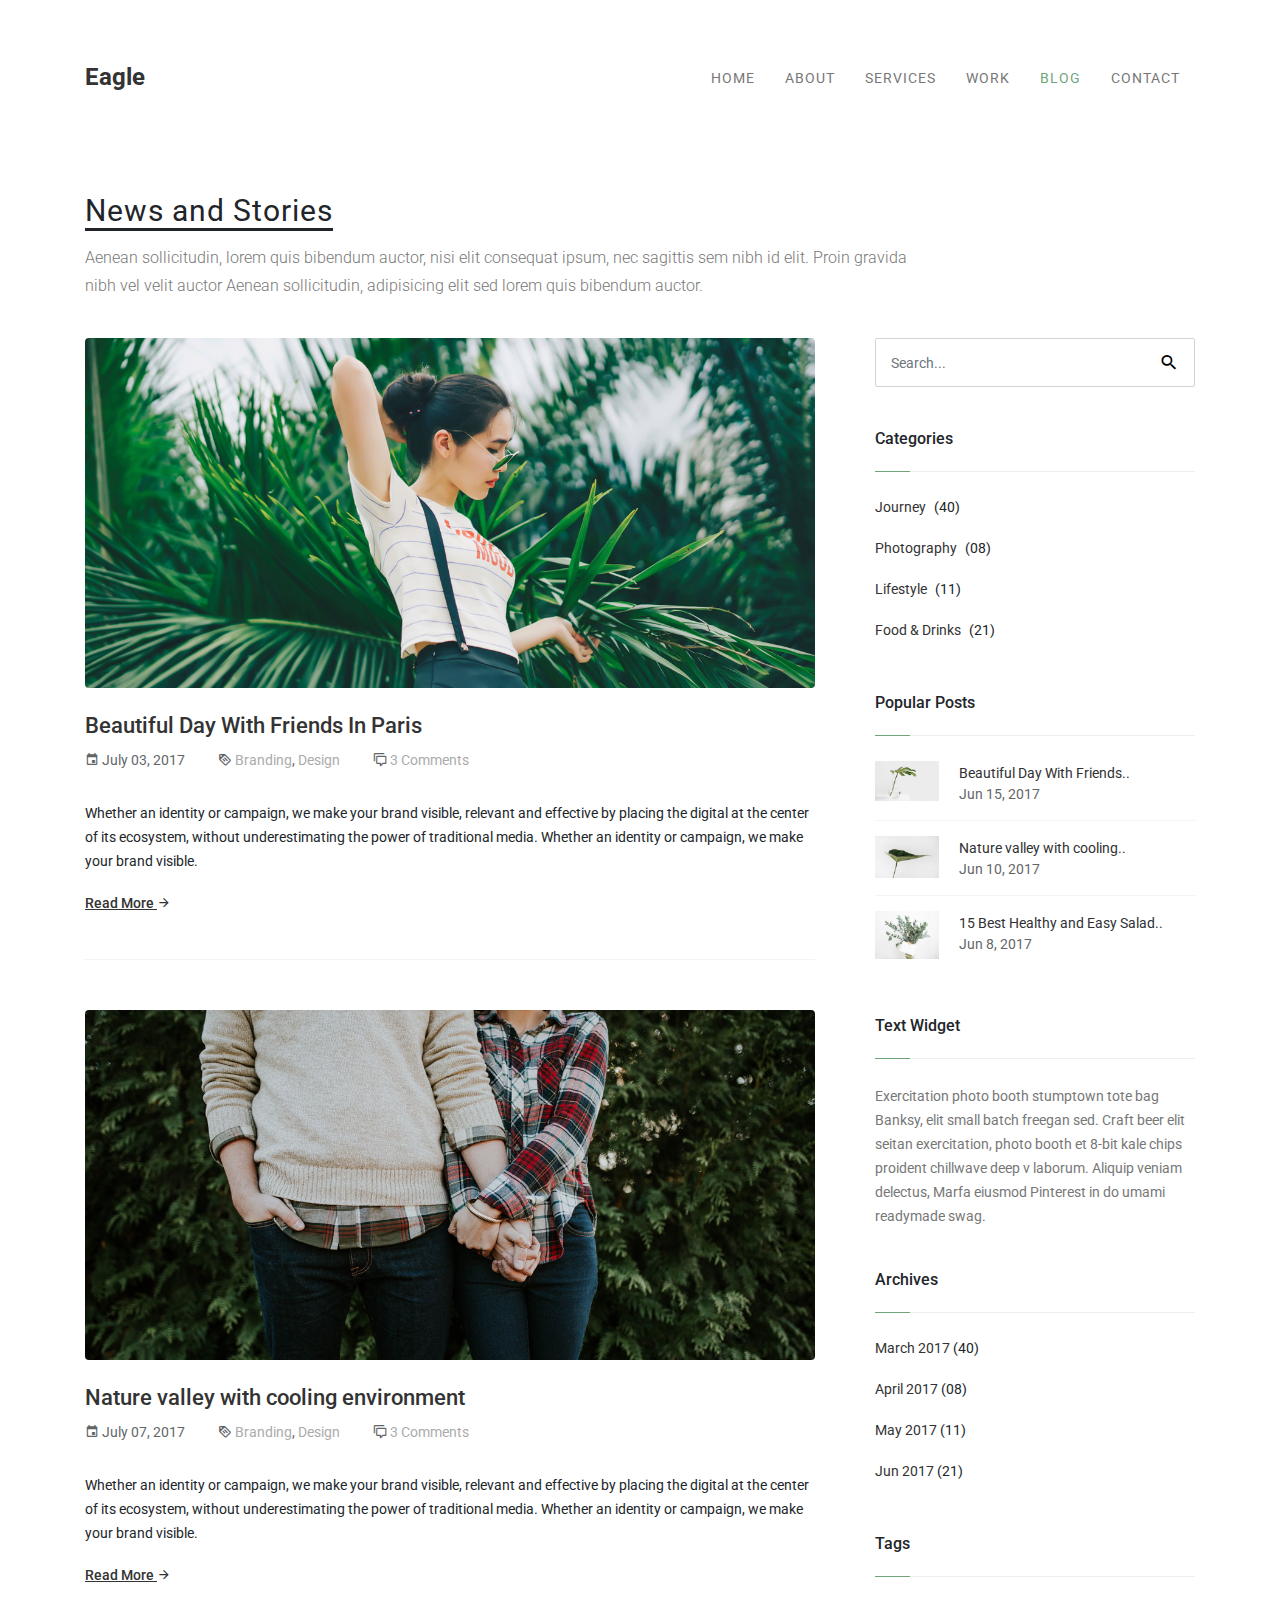
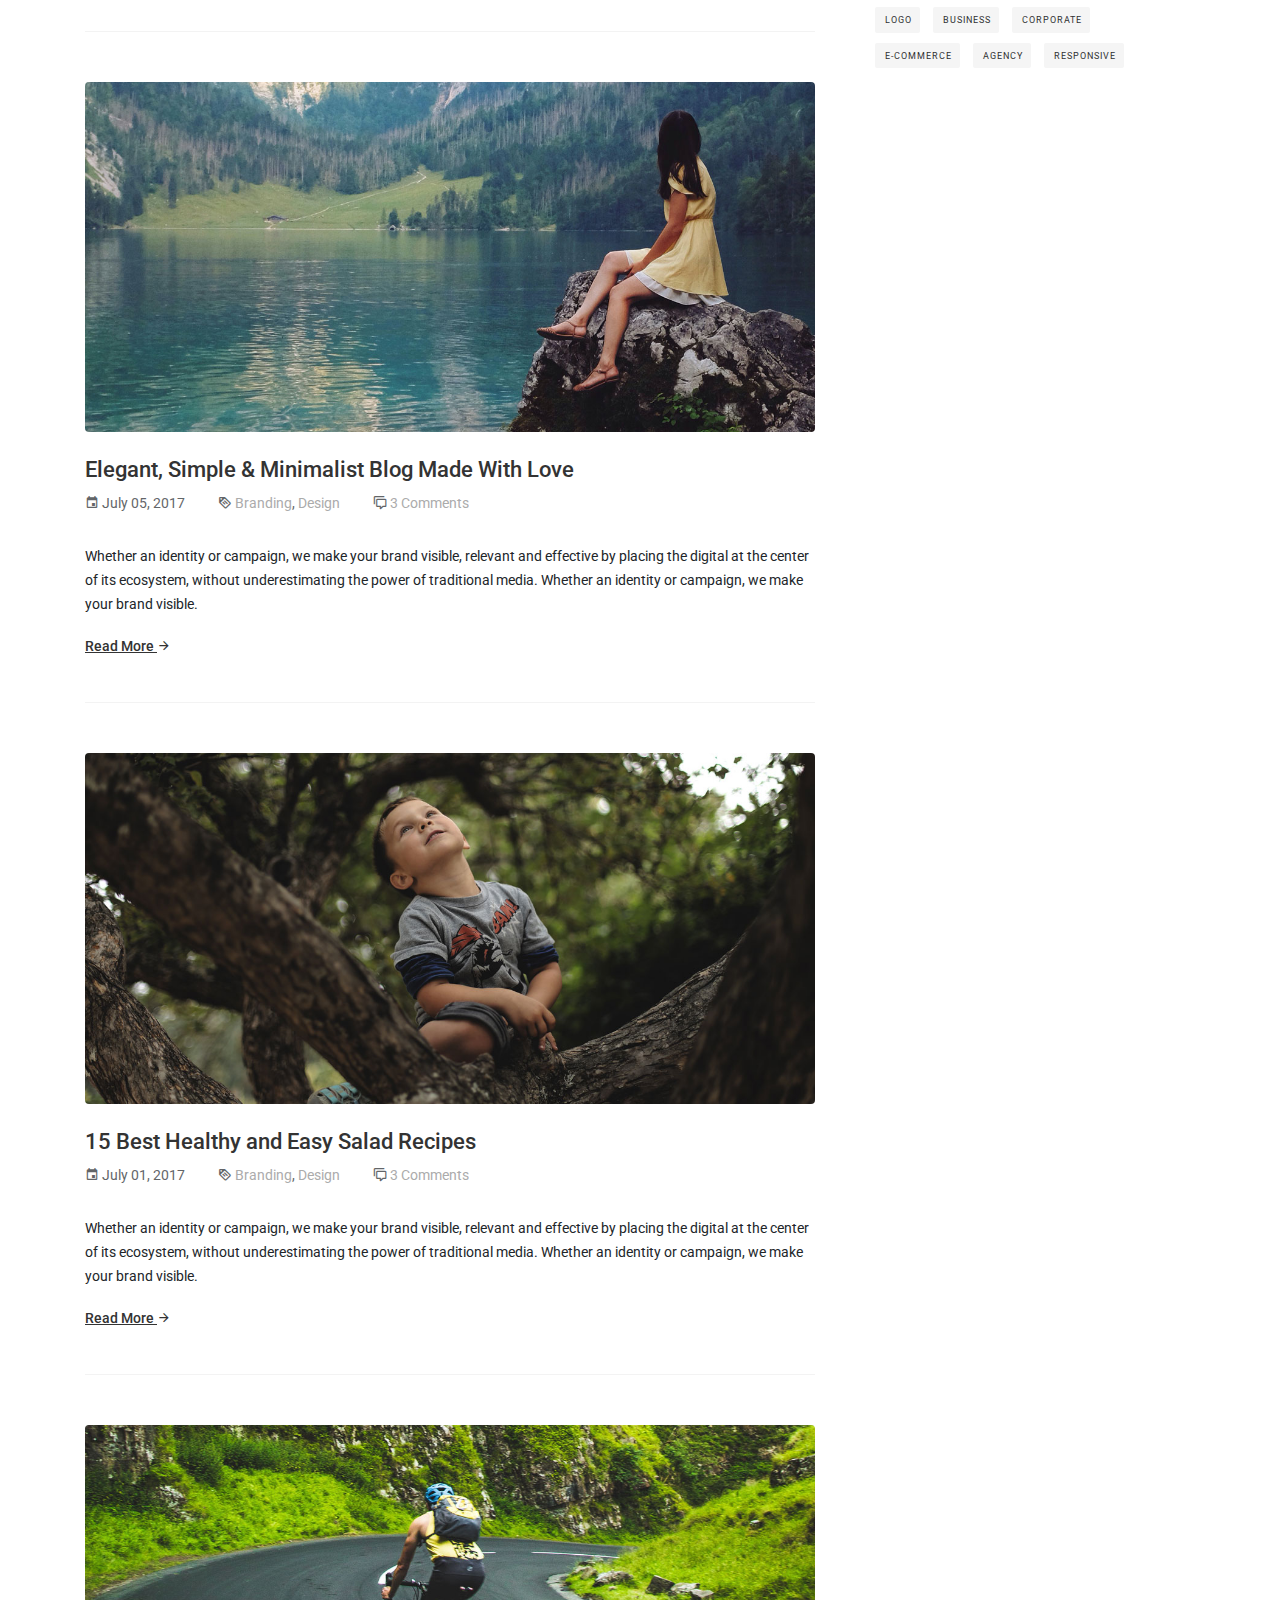
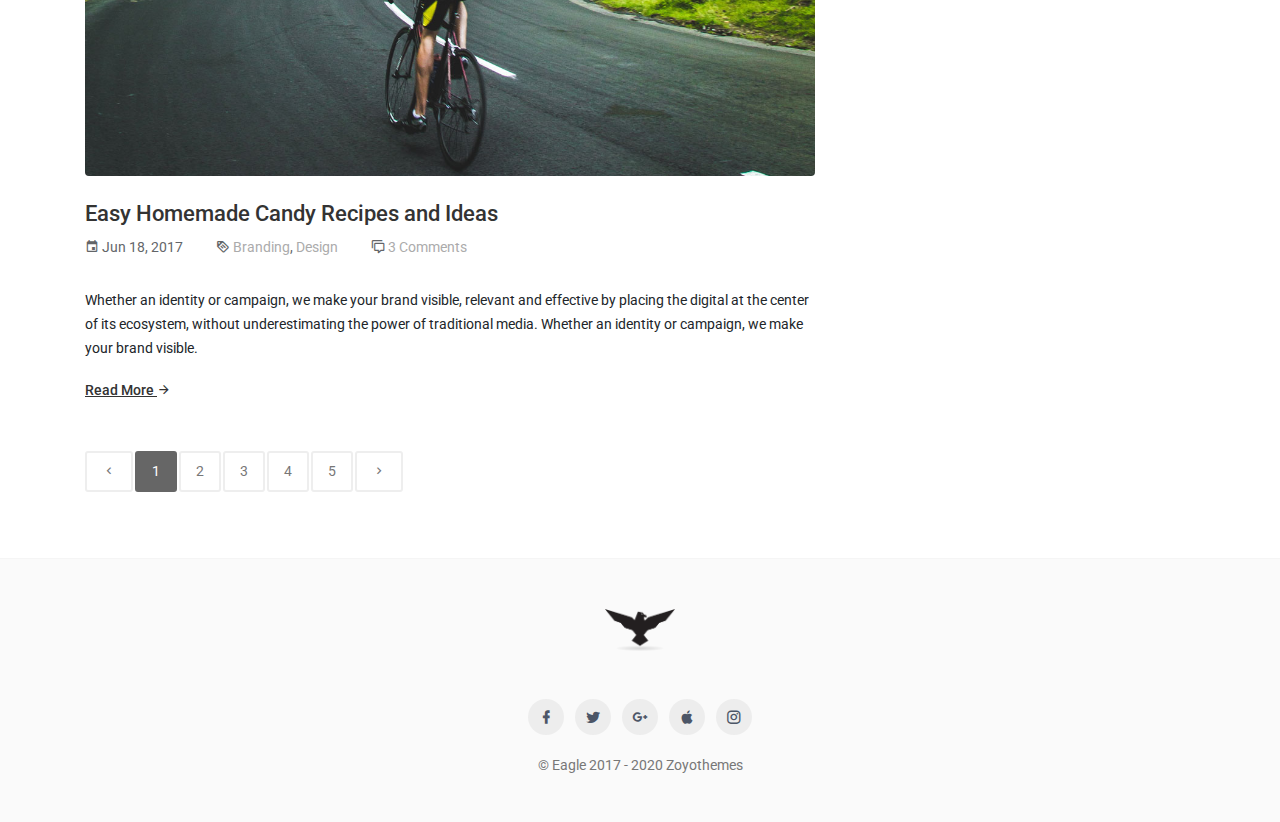
<file: zoyothemes.com/eagle/blog.html>
<!DOCTYPE html>
<html lang="en" class="no-js">


<!-- Mirrored from zoyothemes.com/eagle/blog.html by HTTrack Website Copier/3.x [XR&CO'2014], Sun, 12 Feb 2023 17:32:56 GMT -->
<head>
    <meta charset="utf-8">
    <meta name="viewport" content="width=device-width, initial-scale=1">
    <title>Eagle - Responsive Minimal Template</title>
    <meta name="description" content="" />
    <meta name="keywords" content="" />
    <meta name="author" content="Zoyothemes" />

    <link rel="shortcut icon" href="images/favicon.ico">

    <!-- Google Font -->
    <link href="https://fonts.googleapis.com/css?family=Roboto:300,400,500" rel="stylesheet">

    <!-- Bootstrap Css-->
    <link rel="stylesheet" type="text/css" href="css/bootstrap.min.css" />

    <!-- Materialdesign icon Css-->
    <link rel="stylesheet" type="text/css" href="css/materialdesignicons.min.css" />
    <!-- Pe 7 icon Css-->
    <link rel="stylesheet" type="text/css" href="css/pe-icon-7-stroke.css" />

    <!-- Custom Css -->
    <link rel="stylesheet" type="text/css" href="css/style.css" />

</head>

<body>

    <!-- Start Navbar -->
    <nav class="navbar navbar-expand-lg navbar-default navbar-custom navbar-light">
        <div class="container">
            <a class="navbar-brand logo" href="index.html">Eagle</a>

            <div class="navbar-header">

                <button class="navbar-toggler" type="button" data-toggle="collapse" data-target="#navbar-collapse-1" aria-controls="navbarSupportedContent" aria-expanded="false" aria-label="Toggle navigation">
                    <span class="mdi mdi-menu"></span>
                </button>
            </div>

            <div class="collapse navbar-collapse" id="navbar-collapse-1">
                <ul class="nav navbar-nav ml-auto">
                    <li class="nav-item"><a class="nav-link" href="index.html">Home</a></li>
                    <li class="nav-item"><a class="nav-link" href="about.html">About</a></li>
                    <li class="nav-item"><a class="nav-link" href="services.html">Services</a></li>
                    <li class="nav-item"><a class="nav-link" href="work.html">Work</a></li>
                    <li class="nav-item"><a class="nav-link" href="blog.html">Blog</a></li>
                    <li class="nav-item"><a class="nav-link" href="contact.html">Contact</a></li>
                </ul>
            </div>

        </div>
    </nav>
    <!-- End Navbar -->

    <section>
        <div class="container">
            <div class="row">
                <div class="col-lg-12">
                    <div class="page-title">
                        <div class="row">
                            <div class="col-lg-9">
                                <h2><span>News and Stories</span></h2>

                                <h4 class="subtitle text-muted">Aenean sollicitudin, lorem quis bibendum auctor, nisi elit consequat ipsum, nec sagittis sem nibh id elit. Proin gravida nibh vel velit auctor Aenean sollicitudin, adipisicing elit sed lorem quis bibendum auctor.</h4>
                            </div>
                        </div>
                    </div>
                </div>
            </div>
        </div>
    </section>

    <section class="margin-t-30">
        <div class="container">

            <div class="row">
                <!-- Content-->
                <div class="col-lg-8">

                    <!-- Post-->
                    <article class="post">

                        <div class="post-preview">
                            <a href="blog-single.html"><img src="images/blog/blog-1.jpg" alt="" class="img-fluid rounded"></a>
                        </div>

                        <div class="post-header">
                            <h2 class="post-title"><a href="blog-single.html">Beautiful Day With Friends In Paris</a></h2>
                            <ul class="post-meta">
                                <li><i class="mdi mdi-calendar"></i> July 03, 2017</li>
                                <li><i class="mdi mdi-tag-text-outline"></i> <a href="#">Branding</a>, <a href="#">Design</a></li>
                                <li><i class="mdi mdi-comment-multiple-outline"></i> <a href="#">3 Comments</a></li>
                            </ul>
                        </div>

                        <div class="post-content">
                            <p>Whether an identity or campaign, we make your brand visible, relevant and effective by placing the digital at the center of its ecosystem, without underestimating the power of traditional media. Whether an identity or campaign, we make your brand visible.</p>
                        </div>

                        <div class="post-more"><a href="#">Read More <i class="mdi mdi-arrow-right"></i></a></div>

                    </article>
                    <!-- Post end-->

                    <!-- Post-->
                    <article class="post">

                        <div class="post-preview">
                            <a href="blog-single.html"><img src="images/blog/blog-2.jpg" alt="" class="img-fluid rounded"></a>
                        </div>

                        <div class="post-header">
                            <h2 class="post-title"><a href="blog-single.html">Nature valley with cooling environment</a></h2>
                            <ul class="post-meta">
                                <li><i class="mdi mdi-calendar"></i> July 07, 2017</li>
                                <li><i class="mdi mdi-tag-text-outline"></i> <a href="#">Branding</a>, <a href="#">Design</a></li>
                                <li><i class="mdi mdi-comment-multiple-outline"></i> <a href="#">3 Comments</a></li>
                            </ul>
                        </div>

                        <div class="post-content">
                            <p>Whether an identity or campaign, we make your brand visible, relevant and effective by placing the digital at the center of its ecosystem, without underestimating the power of traditional media. Whether an identity or campaign, we make your brand visible.</p>
                        </div>

                        <div class="post-more"><a href="#">Read More <i class="mdi mdi-arrow-right"></i></a></div>

                    </article>
                    <!-- Post end-->

                    <!-- Post-->
                    <article class="post">

                        <div class="post-preview">
                            <a href="blog-single.html"><img src="images/blog/blog-3.jpg" alt="" class="img-fluid rounded"></a>
                        </div>

                        <div class="post-header">
                            <h2 class="post-title"><a href="blog-single.html">Elegant, Simple & Minimalist Blog Made With Love</a></h2>
                            <ul class="post-meta">
                                <li><i class="mdi mdi-calendar"></i> July 05, 2017</li>
                                <li><i class="mdi mdi-tag-text-outline"></i> <a href="#">Branding</a>, <a href="#">Design</a></li>
                                <li><i class="mdi mdi-comment-multiple-outline"></i> <a href="#">3 Comments</a></li>
                            </ul>
                        </div>

                        <div class="post-content">
                            <p>Whether an identity or campaign, we make your brand visible, relevant and effective by placing the digital at the center of its ecosystem, without underestimating the power of traditional media. Whether an identity or campaign, we make your brand visible.</p>
                        </div>

                        <div class="post-more"><a href="#">Read More <i class="mdi mdi-arrow-right"></i></a></div>

                    </article>
                    <!-- Post end-->

                    <!-- Post-->
                    <article class="post">

                        <div class="post-preview">
                            <a href="blog-single.html"><img src="images/blog/blog-4.jpg" alt="" class="img-fluid rounded"></a>
                        </div>

                        <div class="post-header">
                            <h2 class="post-title"><a href="blog-single.html">15 Best Healthy and Easy Salad Recipes</a></h2>
                            <ul class="post-meta">
                                <li><i class="mdi mdi-calendar"></i> July 01, 2017</li>
                                <li><i class="mdi mdi-tag-text-outline"></i> <a href="#">Branding</a>, <a href="#">Design</a></li>
                                <li><i class="mdi mdi-comment-multiple-outline"></i> <a href="#">3 Comments</a></li>
                            </ul>
                        </div>

                        <div class="post-content">
                            <p>Whether an identity or campaign, we make your brand visible, relevant and effective by placing the digital at the center of its ecosystem, without underestimating the power of traditional media. Whether an identity or campaign, we make your brand visible.</p>
                        </div>

                        <div class="post-more"><a href="#">Read More <i class="mdi mdi-arrow-right"></i></a></div>

                    </article>
                    <!-- Post end-->

                    <!-- Post-->
                    <article class="post">

                        <div class="post-preview">
                            <a href="blog-single.html"><img src="images/blog/blog-5.jpg" alt="" class="img-fluid rounded"></a>
                        </div>

                        <div class="post-header">
                            <h2 class="post-title"><a href="blog-single.html">Easy Homemade Candy Recipes and Ideas</a></h2>
                            <ul class="post-meta">
                                <li><i class="mdi mdi-calendar"></i> Jun 18, 2017</li>
                                <li><i class="mdi mdi-tag-text-outline"></i> <a href="#">Branding</a>, <a href="#">Design</a></li>
                                <li><i class="mdi mdi-comment-multiple-outline"></i> <a href="#">3 Comments</a></li>
                            </ul>
                        </div>

                        <div class="post-content">
                            <p>Whether an identity or campaign, we make your brand visible, relevant and effective by placing the digital at the center of its ecosystem, without underestimating the power of traditional media. Whether an identity or campaign, we make your brand visible.</p>
                        </div>

                        <div class="post-more"><a href="#">Read More <i class="mdi mdi-arrow-right"></i></a></div>

                    </article>
                    <!-- Post end-->

                    <!-- Pagination-->
                    <div class="row">
                        <div class="col-lg-12">
                            <ul class="pagination">
                                <li class="next"><a href="#"><i class="mdi mdi-chevron-left"></i></a></li>
                                <li class="active"><a href="#">1</a></li>
                                <li><a href="#">2</a></li>
                                <li><a href="#">3</a></li>
                                <li><a href="#">4</a></li>
                                <li><a href="#">5</a></li>
                                <li class="prev"><a href="#"><i class="mdi mdi-chevron-right"></i></a></li>
                            </ul>
                        </div>
                    </div>
                    <!-- Pagination end-->
                </div>
                <!-- Content end-->

                <!-- Sidebar-->
                <div class="col-lg-4">
                    <div class="sidebar">

                        <!-- Search widget-->
                        <aside class="widget widget_search">
                            <form>
                                <input class="form-control" type="search" placeholder="Search...">
                                <button class="search-button" type="submit"><span class="mdi mdi-magnify"></span></button>
                            </form>
                        </aside>

                        <!-- Categories widget-->
                        <aside class="widget widget_categories">
                            <div class="widget-title">Categories</div>
                            <ul>
                                <li><a href="#">Journey</a> (40)</li>
                                <li><a href="#">Photography</a> (08)</li>
                                <li><a href="#">Lifestyle</a> (11)</li>
                                <li><a href="#">Food & Drinks</a> (21)</li>
                            </ul>
                        </aside>

                        <!-- Recent entries widget-->
                        <aside class="widget widget_recent_entries_custom">
                            <div class="widget-title">Popular Posts</div>
                            <ul>
                                <li class="clearfix">
                                    <div class="wi">
                                        <a href="#"><img src="images/works/img10.jpg" alt="" class="img-fluid"></a>
                                    </div>
                                    <div class="wb"><a href="#">Beautiful Day With Friends..</a> <span class="post-date">Jun 15, 2017</span></div>
                                </li>
                                <li class="clearfix">
                                    <div class="wi">
                                        <a href="#"><img src="images/works/img2.jpg" alt="" class="img-fluid"></a>
                                    </div>
                                    <div class="wb"><a href="#">Nature valley with cooling..</a> <span class="post-date">Jun 10, 2017</span></div>
                                </li>
                                <li class="clearfix">
                                    <div class="wi">
                                        <a href="#"><img src="images/works/img3.jpg" alt="" class="img-fluid"></a>
                                    </div>
                                    <div class="wb"><a href="#">15 Best Healthy and Easy Salad..</a> <span class="post-date">Jun 8, 2017</span></div>
                                </li>
                            </ul>
                        </aside>

                        <!-- Text widget-->
                        <aside class="widget">
                            <div class="widget-title">Text Widget</div>

                            <p class="text-muted text-widget-des">Exercitation photo booth stumptown tote bag Banksy, elit small batch freegan sed. Craft beer elit seitan exercitation, photo booth et 8-bit kale chips proident chillwave deep v laborum. Aliquip veniam delectus, Marfa eiusmod Pinterest in do umami readymade swag. </p>

                        </aside>

                        <!-- Archives widget-->
                        <aside class="widget">
                            <div class="widget-title">Archives</div>

                            <ul>
                                <li><a href="#">March 2017</a> (40)</li>
                                <li><a href="#">April 2017</a> (08)</li>
                                <li><a href="#">May 2017</a> (11)</li>
                                <li><a href="#">Jun 2017</a> (21)</li>
                            </ul>

                        </aside>

                        <!-- Tags widget-->
                        <aside class="widget widget_tag_cloud">
                            <div class="widget-title">Tags</div>
                            <div class="tagcloud">
                                <a href="#">logo</a>
                                <a href="#">business</a>
                                <a href="#">corporate</a>
                                <a href="#">e-commerce</a>
                                <a href="#">agency</a>
                                <a href="#">responsive</a>
                            </div>
                        </aside>
                    </div>
                </div>
                <!-- Sidebar end-->
            </div>

        </div>
        <!-- end container -->
    </section>

    <!-- FOOTER -->
    <footer class="footer">
        <div class="container">

            <div class="row">
                <div class="col-lg-12">
                    <div class="text-center">
                        <div class="logo center-block"><img src="images/logo.png" alt="" class=""></div>

                        <ul class="list-inline social-circle margin-t-30">
                            <li class="list-inline-item">
                                <a href="#"> <i class="mdi mdi-facebook"></i> </a>
                            </li>
                            <li class="list-inline-item">
                                <a href="#"> <i class="mdi mdi-twitter"></i> </a>
                            </li>
                            <li class="list-inline-item">
                                <a href="#"> <i class="mdi mdi-google-plus"></i> </a>
                            </li>
                            <li class="list-inline-item">
                                <a href="#"> <i class="mdi mdi-apple"></i> </a>
                            </li>
                            <li class="list-inline-item">
                                <a href="#"> <i class="mdi mdi-instagram"></i> </a>
                            </li>
                        </ul>

                        <p class="text-muted m-b-0 copyright-txt"> © Eagle 2017 - 2020 Zoyothemes</p>

                    </div>
                </div>
            </div>
            <!-- end row -->

        </div>
    </footer>

    <!-- END FOOTER -->

    <!-- JAVASCRIPTS -->
    <script src="js/jquery.min.js"></script>
    <script src="js/bootstrap.bundle.min.js"></script>
    <!-- isotope filter plugin -->
    <script src="js/isotope.pkgd.min.js"></script>
    <script src="js/portfolio-filter.js"></script>
    <script src="js/app.js"></script>

</body>

<!-- Mirrored from zoyothemes.com/eagle/blog.html by HTTrack Website Copier/3.x [XR&CO'2014], Sun, 12 Feb 2023 17:33:23 GMT -->
</html>
</file>
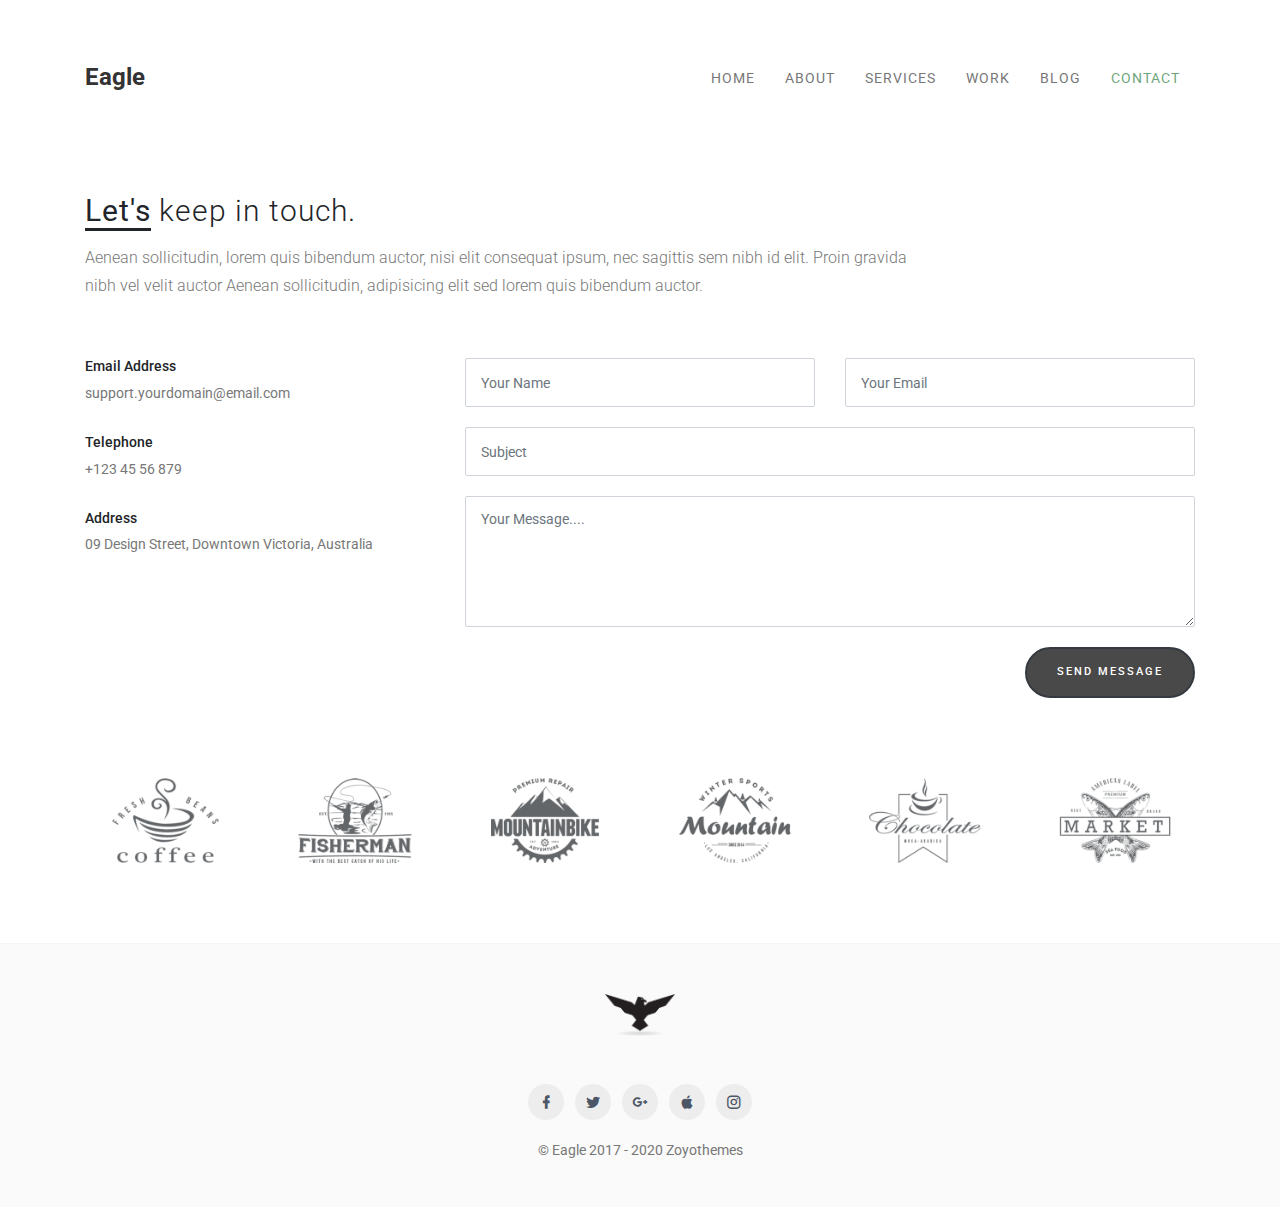
<file: zoyothemes.com/eagle/contact.html>
<!DOCTYPE html>
<html lang="en" class="no-js">


<!-- Mirrored from zoyothemes.com/eagle/contact.html by HTTrack Website Copier/3.x [XR&CO'2014], Sun, 12 Feb 2023 17:33:23 GMT -->
<head>
    <meta charset="utf-8">
    <meta name="viewport" content="width=device-width, initial-scale=1">
    <title>Eagle - Responsive Minimal Template</title>
    <meta name="description" content="" />
    <meta name="keywords" content="" />
    <meta name="author" content="Zoyothemes" />

    <link rel="shortcut icon" href="images/favicon.ico">

    <!-- Google Font -->
    <link href="https://fonts.googleapis.com/css?family=Roboto:300,400,500" rel="stylesheet">

    <!-- Bootstrap Css-->
    <link rel="stylesheet" type="text/css" href="css/bootstrap.min.css" />

    <!-- Materialdesign icon Css-->
    <link rel="stylesheet" type="text/css" href="css/materialdesignicons.min.css" />
    <!-- Pe 7 icon Css-->
    <link rel="stylesheet" type="text/css" href="css/pe-icon-7-stroke.css" />

    <!-- Custom Css -->
    <link rel="stylesheet" type="text/css" href="css/style.css" />

</head>

<body>

    <!-- Start Navbar -->
    <nav class="navbar navbar-expand-lg navbar-default navbar-custom navbar-light">
        <div class="container">
            <a class="navbar-brand logo" href="index.html">Eagle</a>

            <div class="navbar-header">

                <button class="navbar-toggler" type="button" data-toggle="collapse" data-target="#navbar-collapse-1" aria-controls="navbarSupportedContent" aria-expanded="false" aria-label="Toggle navigation">
                    <span class="mdi mdi-menu"></span>
                </button>
            </div>

            <div class="collapse navbar-collapse" id="navbar-collapse-1">
                <ul class="nav navbar-nav ml-auto">
                    <li class="nav-item"><a class="nav-link" href="index.html">Home</a></li>
                    <li class="nav-item"><a class="nav-link" href="about.html">About</a></li>
                    <li class="nav-item"><a class="nav-link" href="services.html">Services</a></li>
                    <li class="nav-item"><a class="nav-link" href="work.html">Work</a></li>
                    <li class="nav-item"><a class="nav-link" href="blog.html">Blog</a></li>
                    <li class="nav-item"><a class="nav-link" href="contact.html">Contact</a></li>
                </ul>
            </div>

        </div>
    </nav>
    <!-- End Navbar -->

    <section>
        <div class="container">
            <div class="row">
                <div class="col-lg-12">
                    <div class="page-title">
                        <div class="row">
                            <div class="col-lg-9">
                                <h2><span>Let's</span> keep in touch.</h2>

                                <h4 class="subtitle text-muted">Aenean sollicitudin, lorem quis bibendum auctor, nisi elit consequat ipsum, nec sagittis sem nibh id elit. Proin gravida nibh vel velit auctor Aenean sollicitudin, adipisicing elit sed lorem quis bibendum auctor.</h4>
                            </div>
                        </div>
                    </div>
                </div>
            </div>
        </div>
    </section>

    <section class="margin-t-30">
        <div class="container">

            <div class="row margin-t-50">
                <div class="col-lg-4 address-box">
                    <div>
                        <h5>Email Address</h5>
                        <p class="text-muted">support.yourdomain@email.com</p>
                    </div>
                    <div class="margin-t-30">
                        <h5>Telephone</h5>
                        <p class="text-muted">+123 45 56 879</p>
                    </div>
                    <div class="margin-t-30">
                        <h5>Address</h5>
                        <p class="text-muted">09 Design Street, Downtown Victoria, Australia</p>
                    </div>
                </div>
                <div class="col-lg-8">
                    <form class="form-custom">
                        <div class="row">
                            <div class="col-lg-6">
                                <div class="form-group">
                                    <input type="text" class="form-control" placeholder="Your Name" required>
                                </div>
                            </div>
                            <div class="col-lg-6">
                                <div class="form-group">
                                    <input type="email" class="form-control" placeholder="Your Email" required>
                                </div>
                            </div>
                        </div>
                        <div class="row">
                            <div class="col-lg-12">
                                <div class="form-group">
                                    <input type="text" class="form-control" placeholder="Subject" required>
                                </div>
                            </div>
                        </div>
                        <div class="row">
                            <div class="col-lg-12">
                                <div class="form-group">
                                    <textarea class="form-control" rows="5" placeholder="Your Message...."></textarea>
                                </div>
                            </div>
                        </div>
                        <div class="row">
                            <div class="col-lg-12 text-right">
                                <input type="submit" class="btn btn-dark btn-rounded" value="Send Message">
                            </div>
                        </div>
                    </form>
                </div>
            </div>

        </div>
        <!-- end container -->
    </section>

    <section class="margin-t-50">
        <div class="container">

            <div class="row margin-t-30">
                <div class="col-lg-2">
                    <div class="client-box">
                        <img src="images/clients/clients-1.png" class="img-fluid" alt="client-logo">
                    </div>
                </div>
                <div class="col-lg-2">
                    <div class="client-box">
                        <img src="images/clients/clients-2.png" class="img-fluid" alt="client-logo">
                    </div>
                </div>
                <div class="col-lg-2">
                    <div class="client-box">
                        <img src="images/clients/clients-3.png" class="img-fluid" alt="client-logo">
                    </div>
                </div>
                <div class="col-lg-2">
                    <div class="client-box">
                        <img src="images/clients/clients-4.png" class="img-fluid" alt="client-logo">
                    </div>
                </div>
                <div class="col-lg-2">
                    <div class="client-box">
                        <img src="images/clients/clients-5.png" class="img-fluid" alt="client-logo">
                    </div>
                </div>
                <div class="col-lg-2">
                    <div class="client-box">
                        <img src="images/clients/clients-6.png" class="img-fluid" alt="client-logo">
                    </div>
                </div>
            </div>

        </div>
        <!-- end container -->
    </section>

    <!-- FOOTER -->
    <footer class="footer">
        <div class="container">

            <div class="row">
                <div class="col-lg-12">
                    <div class="text-center">
                        <div class="logo center-block"><img src="images/logo.png" alt="" class=""></div>

                        <ul class="list-inline social-circle margin-t-30">
                            <li class="list-inline-item">
                                <a href="#"> <i class="mdi mdi-facebook"></i> </a>
                            </li>
                            <li class="list-inline-item">
                                <a href="#"> <i class="mdi mdi-twitter"></i> </a>
                            </li>
                            <li class="list-inline-item">
                                <a href="#"> <i class="mdi mdi-google-plus"></i> </a>
                            </li>
                            <li class="list-inline-item">
                                <a href="#"> <i class="mdi mdi-apple"></i> </a>
                            </li>
                            <li class="list-inline-item">
                                <a href="#"> <i class="mdi mdi-instagram"></i> </a>
                            </li>
                        </ul>

                        <p class="text-muted m-b-0 copyright-txt"> © Eagle 2017 - 2020 Zoyothemes</p>

                    </div>
                </div>
            </div>
            <!-- end row -->

        </div>
    </footer>

    <!-- END FOOTER -->

    <!-- JAVASCRIPTS -->
    <script src="js/jquery.min.js"></script>
    <script src="js/bootstrap.bundle.min.js"></script>
    <!-- isotope filter plugin -->
    <script src="js/isotope.pkgd.min.js"></script>
    <script src="js/portfolio-filter.js"></script>
    <script src="js/app.js"></script>

</body>

<!-- Mirrored from zoyothemes.com/eagle/contact.html by HTTrack Website Copier/3.x [XR&CO'2014], Sun, 12 Feb 2023 17:33:23 GMT -->
</html>
</file>
<file: zoyothemes.com/eagle/css/pe-icon-7-stroke.css>
@font-face {
	font-family: 'Pe-icon-7-stroke';
	src:url('../fonts/Pe-icon-7-strokebb1d.eot?d7yf1v');
	src:url('../fonts/Pe-icon-7-stroked41d.eot?#iefixd7yf1v') format('embedded-opentype'),
		url('../fonts/Pe-icon-7-strokebb1d.woff?d7yf1v') format('woff'),
		url('../fonts/Pe-icon-7-strokebb1d.ttf?d7yf1v') format('truetype'),
		url('../fonts/Pe-icon-7-strokebb1d.svg?d7yf1v#Pe-icon-7-stroke') format('svg');
	font-weight: normal;
	font-style: normal;
}

[class^="pe-7s-"], [class*=" pe-7s-"] {
	display: inline-block;
	font-family: 'Pe-icon-7-stroke';
	speak: none;
	font-style: normal;
	font-weight: normal;
	font-variant: normal;
	text-transform: none;
	line-height: 1;

	/* Better Font Rendering =========== */
	-webkit-font-smoothing: antialiased;
	-moz-osx-font-smoothing: grayscale;
}

.pe-7s-album:before {
	content: "\e6aa";
}
.pe-7s-arc:before {
	content: "\e6ab";
}
.pe-7s-back-2:before {
	content: "\e6ac";
}
.pe-7s-bandaid:before {
	content: "\e6ad";
}
.pe-7s-car:before {
	content: "\e6ae";
}
.pe-7s-diamond:before {
	content: "\e6af";
}
.pe-7s-door-lock:before {
	content: "\e6b0";
}
.pe-7s-eyedropper:before {
	content: "\e6b1";
}
.pe-7s-female:before {
	content: "\e6b2";
}
.pe-7s-gym:before {
	content: "\e6b3";
}
.pe-7s-hammer:before {
	content: "\e6b4";
}
.pe-7s-headphones:before {
	content: "\e6b5";
}
.pe-7s-helm:before {
	content: "\e6b6";
}
.pe-7s-hourglass:before {
	content: "\e6b7";
}
.pe-7s-leaf:before {
	content: "\e6b8";
}
.pe-7s-magic-wand:before {
	content: "\e6b9";
}
.pe-7s-male:before {
	content: "\e6ba";
}
.pe-7s-map-2:before {
	content: "\e6bb";
}
.pe-7s-next-2:before {
	content: "\e6bc";
}
.pe-7s-paint-bucket:before {
	content: "\e6bd";
}
.pe-7s-pendrive:before {
	content: "\e6be";
}
.pe-7s-photo:before {
	content: "\e6bf";
}
.pe-7s-piggy:before {
	content: "\e6c0";
}
.pe-7s-plugin:before {
	content: "\e6c1";
}
.pe-7s-refresh-2:before {
	content: "\e6c2";
}
.pe-7s-rocket:before {
	content: "\e6c3";
}
.pe-7s-settings:before {
	content: "\e6c4";
}
.pe-7s-shield:before {
	content: "\e6c5";
}
.pe-7s-smile:before {
	content: "\e6c6";
}
.pe-7s-usb:before {
	content: "\e6c7";
}
.pe-7s-vector:before {
	content: "\e6c8";
}
.pe-7s-wine:before {
	content: "\e6c9";
}
.pe-7s-cloud-upload:before {
	content: "\e68a";
}
.pe-7s-cash:before {
	content: "\e68c";
}
.pe-7s-close:before {
	content: "\e680";
}
.pe-7s-bluetooth:before {
	content: "\e68d";
}
.pe-7s-cloud-download:before {
	content: "\e68b";
}
.pe-7s-way:before {
	content: "\e68e";
}
.pe-7s-close-circle:before {
	content: "\e681";
}
.pe-7s-id:before {
	content: "\e68f";
}
.pe-7s-angle-up:before {
	content: "\e682";
}
.pe-7s-wristwatch:before {
	content: "\e690";
}
.pe-7s-angle-up-circle:before {
	content: "\e683";
}
.pe-7s-world:before {
	content: "\e691";
}
.pe-7s-angle-right:before {
	content: "\e684";
}
.pe-7s-volume:before {
	content: "\e692";
}
.pe-7s-angle-right-circle:before {
	content: "\e685";
}
.pe-7s-users:before {
	content: "\e693";
}
.pe-7s-angle-left:before {
	content: "\e686";
}
.pe-7s-user-female:before {
	content: "\e694";
}
.pe-7s-angle-left-circle:before {
	content: "\e687";
}
.pe-7s-up-arrow:before {
	content: "\e695";
}
.pe-7s-angle-down:before {
	content: "\e688";
}
.pe-7s-switch:before {
	content: "\e696";
}
.pe-7s-angle-down-circle:before {
	content: "\e689";
}
.pe-7s-scissors:before {
	content: "\e697";
}
.pe-7s-wallet:before {
	content: "\e600";
}
.pe-7s-safe:before {
	content: "\e698";
}
.pe-7s-volume2:before {
	content: "\e601";
}
.pe-7s-volume1:before {
	content: "\e602";
}
.pe-7s-voicemail:before {
	content: "\e603";
}
.pe-7s-video:before {
	content: "\e604";
}
.pe-7s-user:before {
	content: "\e605";
}
.pe-7s-upload:before {
	content: "\e606";
}
.pe-7s-unlock:before {
	content: "\e607";
}
.pe-7s-umbrella:before {
	content: "\e608";
}
.pe-7s-trash:before {
	content: "\e609";
}
.pe-7s-tools:before {
	content: "\e60a";
}
.pe-7s-timer:before {
	content: "\e60b";
}
.pe-7s-ticket:before {
	content: "\e60c";
}
.pe-7s-target:before {
	content: "\e60d";
}
.pe-7s-sun:before {
	content: "\e60e";
}
.pe-7s-study:before {
	content: "\e60f";
}
.pe-7s-stopwatch:before {
	content: "\e610";
}
.pe-7s-star:before {
	content: "\e611";
}
.pe-7s-speaker:before {
	content: "\e612";
}
.pe-7s-signal:before {
	content: "\e613";
}
.pe-7s-shuffle:before {
	content: "\e614";
}
.pe-7s-shopbag:before {
	content: "\e615";
}
.pe-7s-share:before {
	content: "\e616";
}
.pe-7s-server:before {
	content: "\e617";
}
.pe-7s-search:before {
	content: "\e618";
}
.pe-7s-film:before {
	content: "\e6a5";
}
.pe-7s-science:before {
	content: "\e619";
}
.pe-7s-disk:before {
	content: "\e6a6";
}
.pe-7s-ribbon:before {
	content: "\e61a";
}
.pe-7s-repeat:before {
	content: "\e61b";
}
.pe-7s-refresh:before {
	content: "\e61c";
}
.pe-7s-add-user:before {
	content: "\e6a9";
}
.pe-7s-refresh-cloud:before {
	content: "\e61d";
}
.pe-7s-paperclip:before {
	content: "\e69c";
}
.pe-7s-radio:before {
	content: "\e61e";
}
.pe-7s-note2:before {
	content: "\e69d";
}
.pe-7s-print:before {
	content: "\e61f";
}
.pe-7s-network:before {
	content: "\e69e";
}
.pe-7s-prev:before {
	content: "\e620";
}
.pe-7s-mute:before {
	content: "\e69f";
}
.pe-7s-power:before {
	content: "\e621";
}
.pe-7s-medal:before {
	content: "\e6a0";
}
.pe-7s-portfolio:before {
	content: "\e622";
}
.pe-7s-like2:before {
	content: "\e6a1";
}
.pe-7s-plus:before {
	content: "\e623";
}
.pe-7s-left-arrow:before {
	content: "\e6a2";
}
.pe-7s-play:before {
	content: "\e624";
}
.pe-7s-key:before {
	content: "\e6a3";
}
.pe-7s-plane:before {
	content: "\e625";
}
.pe-7s-joy:before {
	content: "\e6a4";
}
.pe-7s-photo-gallery:before {
	content: "\e626";
}
.pe-7s-pin:before {
	content: "\e69b";
}
.pe-7s-phone:before {
	content: "\e627";
}
.pe-7s-plug:before {
	content: "\e69a";
}
.pe-7s-pen:before {
	content: "\e628";
}
.pe-7s-right-arrow:before {
	content: "\e699";
}
.pe-7s-paper-plane:before {
	content: "\e629";
}
.pe-7s-delete-user:before {
	content: "\e6a7";
}
.pe-7s-paint:before {
	content: "\e62a";
}
.pe-7s-bottom-arrow:before {
	content: "\e6a8";
}
.pe-7s-notebook:before {
	content: "\e62b";
}
.pe-7s-note:before {
	content: "\e62c";
}
.pe-7s-next:before {
	content: "\e62d";
}
.pe-7s-news-paper:before {
	content: "\e62e";
}
.pe-7s-musiclist:before {
	content: "\e62f";
}
.pe-7s-music:before {
	content: "\e630";
}
.pe-7s-mouse:before {
	content: "\e631";
}
.pe-7s-more:before {
	content: "\e632";
}
.pe-7s-moon:before {
	content: "\e633";
}
.pe-7s-monitor:before {
	content: "\e634";
}
.pe-7s-micro:before {
	content: "\e635";
}
.pe-7s-menu:before {
	content: "\e636";
}
.pe-7s-map:before {
	content: "\e637";
}
.pe-7s-map-marker:before {
	content: "\e638";
}
.pe-7s-mail:before {
	content: "\e639";
}
.pe-7s-mail-open:before {
	content: "\e63a";
}
.pe-7s-mail-open-file:before {
	content: "\e63b";
}
.pe-7s-magnet:before {
	content: "\e63c";
}
.pe-7s-loop:before {
	content: "\e63d";
}
.pe-7s-look:before {
	content: "\e63e";
}
.pe-7s-lock:before {
	content: "\e63f";
}
.pe-7s-lintern:before {
	content: "\e640";
}
.pe-7s-link:before {
	content: "\e641";
}
.pe-7s-like:before {
	content: "\e642";
}
.pe-7s-light:before {
	content: "\e643";
}
.pe-7s-less:before {
	content: "\e644";
}
.pe-7s-keypad:before {
	content: "\e645";
}
.pe-7s-junk:before {
	content: "\e646";
}
.pe-7s-info:before {
	content: "\e647";
}
.pe-7s-home:before {
	content: "\e648";
}
.pe-7s-help2:before {
	content: "\e649";
}
.pe-7s-help1:before {
	content: "\e64a";
}
.pe-7s-graph3:before {
	content: "\e64b";
}
.pe-7s-graph2:before {
	content: "\e64c";
}
.pe-7s-graph1:before {
	content: "\e64d";
}
.pe-7s-graph:before {
	content: "\e64e";
}
.pe-7s-global:before {
	content: "\e64f";
}
.pe-7s-gleam:before {
	content: "\e650";
}
.pe-7s-glasses:before {
	content: "\e651";
}
.pe-7s-gift:before {
	content: "\e652";
}
.pe-7s-folder:before {
	content: "\e653";
}
.pe-7s-flag:before {
	content: "\e654";
}
.pe-7s-filter:before {
	content: "\e655";
}
.pe-7s-file:before {
	content: "\e656";
}
.pe-7s-expand1:before {
	content: "\e657";
}
.pe-7s-exapnd2:before {
	content: "\e658";
}
.pe-7s-edit:before {
	content: "\e659";
}
.pe-7s-drop:before {
	content: "\e65a";
}
.pe-7s-drawer:before {
	content: "\e65b";
}
.pe-7s-download:before {
	content: "\e65c";
}
.pe-7s-display2:before {
	content: "\e65d";
}
.pe-7s-display1:before {
	content: "\e65e";
}
.pe-7s-diskette:before {
	content: "\e65f";
}
.pe-7s-date:before {
	content: "\e660";
}
.pe-7s-cup:before {
	content: "\e661";
}
.pe-7s-culture:before {
	content: "\e662";
}
.pe-7s-crop:before {
	content: "\e663";
}
.pe-7s-credit:before {
	content: "\e664";
}
.pe-7s-copy-file:before {
	content: "\e665";
}
.pe-7s-config:before {
	content: "\e666";
}
.pe-7s-compass:before {
	content: "\e667";
}
.pe-7s-comment:before {
	content: "\e668";
}
.pe-7s-coffee:before {
	content: "\e669";
}
.pe-7s-cloud:before {
	content: "\e66a";
}
.pe-7s-clock:before {
	content: "\e66b";
}
.pe-7s-check:before {
	content: "\e66c";
}
.pe-7s-chat:before {
	content: "\e66d";
}
.pe-7s-cart:before {
	content: "\e66e";
}
.pe-7s-camera:before {
	content: "\e66f";
}
.pe-7s-call:before {
	content: "\e670";
}
.pe-7s-calculator:before {
	content: "\e671";
}
.pe-7s-browser:before {
	content: "\e672";
}
.pe-7s-box2:before {
	content: "\e673";
}
.pe-7s-box1:before {
	content: "\e674";
}
.pe-7s-bookmarks:before {
	content: "\e675";
}
.pe-7s-bicycle:before {
	content: "\e676";
}
.pe-7s-bell:before {
	content: "\e677";
}
.pe-7s-battery:before {
	content: "\e678";
}
.pe-7s-ball:before {
	content: "\e679";
}
.pe-7s-back:before {
	content: "\e67a";
}
.pe-7s-attention:before {
	content: "\e67b";
}
.pe-7s-anchor:before {
	content: "\e67c";
}
.pe-7s-albums:before {
	content: "\e67d";
}
.pe-7s-alarm:before {
	content: "\e67e";
}
.pe-7s-airplay:before {
	content: "\e67f";
}
</file>
<file: zoyothemes.com/eagle/css/style.css>
/* Theme Name: Eagle - Responsive Minimal Template
   Author: Zoyothemes
   Version: 2.0.0
   File Description: Main CSS file of the template
*/

/* 
Table of css

01. Basic
02. Helper
03. Navbar Custom
04. Portfolio
05. Testimonials 
06. Team
07. Services
08. Clients
09. Blog
10. Blog Detail
11. Contact
12. Pagination
13. Footer
14. Responsive

*/


/* ==========
   1.Basic
   ========== */

html {
    background-color: #eee;
    background: url("../images/pattern.png");
}

body {
    font-family: 'Roboto', sans-serif;
    overflow-x: hidden;
    padding: 30px 0;
    max-width: 1300px;
    margin: 0 auto;
    font-size: 14px;
} 

::selection{
    background: rgba(151, 160, 175, 0.3);
}

::-moz-selection {
    background: rgba(151, 160, 175, 0.3);
}
  
a,a:hover {
    text-decoration: none !important;
    outline: none !important;
}


/*==============
  2. Helper Class
  ===============*/

.h1, h1 {
    font-size: 36px;
}

.h2, h2 {
    font-size: 30px;
}                                                                     

.h4, h4 {
    font-size: 18px;
}

.h5, h5 {
    font-size: 14px;
}

.h6, h6 {
    font-size: 12px;
}

.margin-t-30 {
    margin-top: 30px;
}

.margin-t-50 {
    margin-top: 50px;
}

.text-custom {
    color: #70a67c;
}

.text-muted {
    color: #777!important;
}  

.page-title h2,.page-title h3{
    line-height: 50px;
    margin-top: 60px;
    font-weight: 300;
    letter-spacing: 1px;
}

.page-title span {
    font-weight: 400;
    border-bottom: 3px solid;
}

a,
a:hover {
    text-decoration: none !important;
    outline: none !important;
}

button:focus{
    outline: none!important;
}

.subtitle {
    font-weight: 300;
    line-height: 28px;
    font-size: 16px;
}

.btn {
    border-width: 2px;
    border-radius: 2px;
    -webkit-transition: all .3s ease-out;
    transition: all .3s ease-out;
    padding: 15px 30px;
    text-transform: uppercase;
    letter-spacing: 2px;
    font-weight: 500;
    font-size: 11px;
    outline: none !important;
}

.btn-rounded {
    border-radius: 30px;
}

.btn-dark {
    background-color: #4a4949;
    color: #ffffff !important;
} 


/*==============
  3. Navbar Custom
  ===============*/

.navbar-custom {
    background-color: #ffffff;
    margin-bottom: 0px;
    width: 100%;
    z-index: 1000;
    border: none;
    color: #333;
    border-radius: 0px;
    position: relative;
}

.logo>img {
    height:42px;
}

.logo{
    padding: 19px 0px;
    height: 80px;
    line-height: 40px;
    font-weight: 700;
    font-size: 24px;
    color: #333 !important;
}

.navbar-custom .navbar-nav>li>a {
    font-size: 14px;
    line-height: 40px;
    letter-spacing: 1px;
    text-transform: uppercase;
}

.navbar-light .navbar-nav .nav-link {
    color:#777;
    padding: 10px 15px;
}

.navbar-toggler {
    padding: 4px 10px;
    font-size: 24px;
}

.navbar-toggler:hover {
    background-color: #ddd;
}

.navbar-default .navbar-nav>.open>a, .navbar-default .navbar-nav>.open>a:focus, .navbar-default .navbar-nav>.open>a:hover {
    color: #000;
    background-color:transparent;
}


.navbar-custom .navbar-nav>li>a:hover{
    color: #333;
    transition:all 0.3s;
}

.dropdown:hover .dropdown-content {
    display: block;
}

.dropdown-menu>li>a{
    display: block;
    padding: 10px 20px;
    clear: both;
    line-height: 1.42857143;
    color: #666;
    white-space: nowrap;
    font-weight: 400;
    font-size: 13px;
}

.dropdown-menu > li > a:hover, .dropdown-menu > .active > a:hover {
    text-decoration: none;
    color:#70a67c;
    transition: all 0.3s;
    background-color: transparent;
} 

.dropdown-menu>li:active>a,.dropdown-menu>li:hover>a {
    color: #70a67c;
}

.dropdown-submenu{
    position:relative;
}

.dropdown-submenu>.dropdown-menu{
    top:0;
    left:100%;
    right: auto;
    margin-top: -3px;
    -webkit-border-radius:0 6px 6px 6px;
    -moz-border-radius:0 6px 6px 6px;
    border-radius:0 6px 6px 6px;
}

.navbar-custom li.dropdown:last-of-type .dropdown-submenu>.dropdown-menu {
    right: 100%;
    left: auto;
}

.dropdown-submenu.pull-left{
    float:none;
}

.dropdown-submenu.pull-left>.dropdown-menu{
    left:-100%;
    margin-left:10px;
    -webkit-border-radius:6px 0 6px 6px;
    -moz-border-radius:6px 0 6px 6px;
    border-radius:6px 0 6px 6px;
}

.submenu-arrow {
    position: absolute;
    right: 8px;
    font-size: 16px;
    margin-top: -1px;
}

.navbar-custom .dropdown-menu {
    transition: all .3s ease;
    min-width: 200px;
    background-color: #fff;
    border: 1px solid #eee;
    border-radius: 4px;
    box-shadow: 0 0 18px 0 rgba(0,0,0,.05);
    padding: 10px;
}

.navbar-toggle{
    margin-top: 22px;
}

.navbar-custom .navbar-nav li.active-item > a{
    color: #70a67c;
}


/*==============
  4. Portfolio
===============*/

.portfolioFilter {
    margin-top: 50px;
    margin-bottom: 20px;
}

.portfolioFilter a {
    display: inline-block;
    margin: 0 6px 6px 6px;
    font-size: 13px;
    text-transform: uppercase;
    padding: 7px 12px 7px 12px;
    cursor: pointer;
    line-height: 1em;
    letter-spacing: 1px;
    transition: all 0.4s ease-in-out;
    color: #333;
    border-radius: 3px;
}
.portfolioFilter .module:nth-child(1){background-color: white;color: black;}
.portfolioFilter .module:nth-child(2){background-color: white;color: black;}
.portfolioFilter .module:nth-child(3){background-color: white;color: black;}
.portfolioFilter .module:nth-child(4){background-color: white;color: black;}
.portfolioFilter .module:nth-child(5){background-color: white;color: black;}
.portfolioFilter .module:nth-child(6){background-color: white;color: black;}
.portfolioFilter .module:nth-child(7){background-color: white;color: black;}
.portfolioFilter .module:nth-child(8){background-color: white;color: black;}
.portfolioFilter .module:nth-child(9){background-color: white;color: black;}



.portfolioFilter a.current:nth-child(2) {background-color: rgb(114, 8, 8);color: white;}
.portfolioFilter a.current:nth-child(3) {background-color: whitesmoke;color: black; border-color: black;}
.portfolioFilter a.current:nth-child(4) {background-color: rgb(190, 46, 46);color: white;}
.portfolioFilter a.current:nth-child(5) {background-color: rgb(255, 0, 0);color: white;}
.portfolioFilter a.current:nth-child(6) {background-color: rgb(156, 0, 0);color: white;}
.portfolioFilter a.current:nth-child(7) {background-color: rgb(15, 224, 231);color: white;}
.portfolioFilter a.current:nth-child(8) {background-color: rgb(221, 0, 0);color: white;}
.portfolioFilter a.current:nth-child(9) {background-color: rgb(175, 175, 175);color: white;}


.portfolioFilter .module:nth-child(2):hover{background-color: rgb(114, 8, 8);color: white;}
.portfolioFilter .module:nth-child(3):hover{background-color: whitesmoke;color: black; border-color: black;}
.portfolioFilter .module:nth-child(4):hover{background-color: rgb(190, 46, 46);color: white;}
.portfolioFilter .module:nth-child(5):hover{background-color: rgb(255, 0, 0);color: white;}
.portfolioFilter .module:nth-child(6):hover{background-color: rgb(156, 0, 0);color: white;}
.portfolioFilter .module:nth-child(7):hover{background-color: rgb(15, 224, 231);color: white;}
.portfolioFilter .module:nth-child(8):hover{background-color: rgb(221, 0, 0);color: white;}
.portfolioFilter .module:nth-child(9):hover {background-color: rgb(175, 175, 175);color: white;}



.portfolioFilter a:hover {
    color: #222;
}

.portfolioFilter a.current {
    background-color: #70a67c;
    color: #fff;
}

.portfolio-box {
    overflow: hidden;
    position: relative;
    padding: 0;
    margin-top: 15px;
    margin-bottom: 15px; 
}

.portfolio-box .portfolio-box-img {
    position: relative;
    overflow: hidden; 
}

.portfolio-box .portfolio-box-img:after {
    content: " ";
    display: block;
    width: 100%;
    height: 100%;
    position: absolute;
    top: 0;
    left: 0;
    border-radius: 5px;
    -webkit-transition: all 0.27s cubic-bezier(0.3, 0.1, 0.58, 1);
    -moz-transition: all 0.27s cubic-bezier(0.3, 0.1, 0.58, 1);
    -o-transition: all 0.27s cubic-bezier(0.3, 0.1, 0.58, 1);
    transition: all 0.27s cubic-bezier(0.3, 0.1, 0.58, 1); 
}

.portfolio-box .portfolio-box-img > img {
    -webkit-transition: all 0.3s cubic-bezier(0.3, 0.1, 0.58, 1);
    -moz-transition: all 0.3s cubic-bezier(0.3, 0.1, 0.58, 1);
    -o-transition: all 0.3s cubic-bezier(0.3, 0.1, 0.58, 1);
    transition: all 0.3s cubic-bezier(0.3, 0.1, 0.58, 1);
    border-radius: 0; 
}

.portfolio-box .portfolio-box-detail {
    opacity: 0;
    color: #ffffff;
    width: 100%;
    padding: 20px;
    box-sizing: border-box;
    position: absolute;
    left: 0;
    overflow: hidden;
    -webkit-transition: all 0.27s cubic-bezier(0.3, 0.1, 0.58, 1);
    -moz-transition: all 0.27s cubic-bezier(0.3, 0.1, 0.58, 1);
    -o-transition: all 0.27s cubic-bezier(0.3, 0.1, 0.58, 1);
    transition: all 0.27s cubic-bezier(0.3, 0.1, 0.58, 1); 
}

.portfolio-box .portfolio-box-detail h4 {
    margin-bottom: 0;
    margin-top: 5px;
    font-size: 16px; 
}

.portfolio-box .portfolio-box-detail p {
    margin-bottom: 0;
    color: rgba(255, 255, 255, 0.6);
    font-size: 13px;
    font-weight: 500;
}

.portfolio-box:hover .portfolio-box-detail {
    -webkit-transform: translateY(-100%);
    -moz-transform: translateY(-100%);
    transform: translateY(-100%);
    z-index: 3;
    opacity: 1; 
}

.portfolio-box:hover .portfolio-box-img:after {
    background: rgba(40, 40, 46, 0.8); 
}

.portfolio-box:hover .portfolio-box-img > img {
    -moz-transform: scale(1.05);
    -o-transform: scale(1.05);
    -ms-transform: scale(1.05);
    transform: scale(1.05); 
}

/* Project description */
.project-desc {
    line-height: 26px;
    font-size: 15px;
}


/*==============
  5. Testimonials
  ===============*/

.testimonial-box .client-comment{
    font-weight: 300;
    line-height: 26px;
    font-style: italic;
    font-size: 16px;
}

.testimonial-box .testi-user {
    height: 60px;
    width: 60px;
    margin: 20px 0 10px 0;
}


/*==============
  6. Team
  ===============*/

.team-box {
    padding: 30px 20px;
    margin-top: 30px;
}

.team-box img {
    margin-bottom: 15px;
}


/*==============
  7. Services
  ===============*/

.service-box {
    padding: 20px 0;
}

.service-box .service-icon {
    font-size: 42px;
    line-height: 60px;
}

.service-box .service-title {
    font-size: 16px;
    letter-spacing: 1px;
}

.service-box p {
    line-height: 24px;
}


/*==============
   8. Clients
  ===============*/

.client-box {
    padding: 30px 20px;
    text-align: center;
}

.client-box img {
    opacity: 0.7;
    margin: 0 auto;
}

.client-box img:hover {
    opacity: 1;
}


/*==============
  9. Blog
  ===============*/

.post {
    margin: 0 0 45px;
}

.post + .post {
    border-top: 1px solid rgba(238, 238, 238, .7);
    padding-top: 50px;
}

.post-preview {
    -webkit-transition: all .3s ease-out;
    transition: all .3s ease-out;
    margin: 0 0 25px;
}

.post-preview:hover {
    opacity: .7;
}

.post-header {
    margin: 0 0 30px;
}

.post-title {
    font-size: 22px;
    margin: 0 0 10px;
}

.post-title a {
    color: #333;
    -webkit-transition: all .3s ease-out;
    transition: all .3s ease-out;
}

.post-title a:hover {
    color: #70a67c;
}

.post-meta {
    list-style: none;
    padding: 0;
    margin: 0;
    opacity: .7;
}

.post-meta > li {
    display: inline-block;
    margin-right: 30px;
}

.post-meta > li:last-child {
    margin-right: 0;
}

.post .post-meta a,.post-meta a {
    color: #888;
}

.post-meta a:hover,.post-meta a:focus,.post-more a:hover {
    color: #70a67c;
}

.post-more a {
    color: #333;
    font-weight: 500;
    text-decoration: underline !important;
}

.post-tags {
    margin: 40px 0 0;
}

.post-tags a {
    background-color: #f5f5f5;
    border-radius: 2px;
    display: inline-block;
    text-transform: uppercase;
    letter-spacing: 1px;
    font-size: 7px;
    color: #303133;
    padding: 7px 8px 5px 10px;
    margin: 5px 10px 5px 0;
}

.post-tags a:hover,
.post-tags a:focus {
    background: #70a67c;
    color: #fff;
}

.post-content h1,
.post-content h2,
.post-content h3,
.post-content h4,
.post-content h5,
.post-content h6 {
    margin: 30px 0 20px;
}

.post-content h1:first-child,
.post-content h2:first-child,
.post-content h3:first-child,
.post-content h4:first-child,
.post-content h5:first-child,
.post-content h6:first-child {
    margin-top: 0;
}

.post-content p,
.post-content ul,
.post-content ol {
    margin: 0 0 20px;
    line-height: 24px;
}

.post-content ul,
.post-content ol {
    margin-left: 40px;
}

.post-content ul {
    list-style-type: disc;
}

.post-content ol {
    list-style-type: decimal;
}

.sidebar {
    padding-left: 30px;
}

.sidebar .widget:last-child {
    border: 0;
    padding: 0;
}

.widget_search form {
    position: relative;
}

.search-button {
    position: absolute;
    top: 0;
    height: 100%;
    right: 10px;
    background-color: transparent;
    border: none;
    font-size: 20px;
    -webkit-transition: all .3s ease-out;
    transition: all .3s ease-out;
}

.search-button:focus,
.search-button.focus,
.search-button.active.focus,
.search-button.active:focus,
.search-button:active.focus,
.search-button:active:focus {
    outline: 0;
}

.search-button:hover {
    color: #70a67c;
}

.widget-title {
    position: relative;
    font-size: 16px;
    margin: 0 0 25px;
    font-weight: 500;
}

.widget-title:before {
    content: "";
    display: block;
    position: absolute;
    bottom: 0;
    width: 100%;
    border-bottom: 1px solid #eee;
}

.widget-title:after {
    content: "";
    display: block;
    width: 35px;
    z-index: 1;
    position: relative;
    border-bottom: 1px solid #70a67c;
    margin: 20px auto 25px 0px;
}

.widget {
    margin: 0 0 40px;
    font-size: 14px;
}

.widget ul,
.widget ol {
    list-style: none;
    padding: 0;
    margin: 0;
}

.widget ul li,
.widget ol li {
    padding-bottom: 10px;
    margin-bottom: 10px;
}

.widget ul li:last-child,
.widget ol li:last-child {
    border: 0;
}

.widget ul li a,
.widget ol li a {
    color: #333333;
}

.widget ul li a:hover,
.widget ol li a:hover {
    color: #70a67c;
}

.widget select {
    width: 100%;
    box-shadow: none;
    border-radius: 2px;
    border-color: #eee;
    padding: 12px 15px;
    height: 49px;
    font-size: 14px;
}

.widget select:focus {
    border-color: #70a67c;
    box-shadow: none;
}

.widget_archive ul li a,
.widget_categories ul li a {
    margin-right: 5px;
}

.post-date {
    display: block;
    opacity: .7;
}

.tagcloud > a {
  background: #f5f5f5;
  border-radius: 2px;
  color: #303133;
  display: inline-block;
  font-size: 9px;
  letter-spacing: 1px;
  margin: 5px 10px 5px 0;
  padding: 7px 8px 5px 10px;
  text-transform: uppercase;
}

.tagcloud > a:hover {
    background: #70a67c;
    color: #fff;
}

.widget_recent_entries_custom ul li {
    border-bottom: 1px solid rgba(238, 238, 238, .7);
    margin-bottom: 15px;
    padding-bottom: 15px;
}

.widget_recent_entries_custom .wi {
    float: left;
    width: 64px;
}

.widget_recent_entries_custom .wb {
    padding-top: 2px;
    margin-left: 84px;
}

.widget_recent_entries_custom .wb a {
    color: #303133;
}

.text-widget-des {
    line-height: 24px;
}


/*==============
  10.Blog Detail
  ===============*/
.blog-detail-description {
    color: #666;
}

.blog-detail-description p {
    line-height: 24px;
}

blockquote {
    font-size: 16px;
    border-left: 4px solid #eee;
    font-weight: 300;
    line-height: 30px;
    font-style: italic;
    padding: 10px 20px;
}

.media,.media-list {
    margin-top: 50px;
}

.media img{
    width: 52px;
    height: 52px;
}

.media-heading {
  font-size: 16px;
}

.media-body a {
    float: right;
    font-size: 13px;
}

.media-body h6 {
    margin-bottom: 20px;
}


/*==============
 11. Contact
  ===============*/
.form-control {
    box-shadow: none;
    border-radius: 2px;
    padding: 12px 15px;
    height: 49px;
    font-size: 14px;
}

.form-control:focus {
    border-color: #70a67c;
    box-shadow: none;
}

.input-lg {
    height: 54px;
    font-size: 15px;
}

.input-sm {
    height: 45px;
    font-size: 13px;
}

.form-group {
    margin-bottom: 20px;
}


/*==============
 12. Pagination
  ===============*/

.pagination > li {
    display: inline-block;
    margin: 5px 2px 0 0;
}

.pagination > li:first-child > a, .pagination > li:first-child > span {
    border-radius: 3px;
}

.pagination > li > a, .pagination > li > span {
    border: 2px solid #eeeeee;
    border-radius: 3px;
    color: #777777;
    display: block;
    float: none;
    padding: 8px 15px;
}

.pagination > .active > a, .pagination > .active > span {
    background: #27cbc0 none repeat scroll 0 0;
    border-color: #27cbc0;
    color: #ffffff;
}

.pagination > li > a:hover, .pagination > li > a:focus, .pagination > li > span:hover, .pagination > li > span:focus {
    background: #666 none repeat scroll 0 0;
    border-color: #666;
    color: #ffffff;
}

.pagination > .active > a, .pagination > .active > a:focus, .pagination > .active > a:hover, .pagination > .active > span, .pagination > .active > span:focus, .pagination > .active > span:hover {
    background-color: #666;
    border-color: #666;
    color: #fff;
    cursor: default;
    z-index: 3;
}


/*==============
  13. Footer
  ===============*/

.footer {
    background-color: #fafafa;
    margin: 50px 0 -30px 0;
    padding: 30px 0;
    border-top: 1px solid #f5f5f5;
}

.social-circle li a {
    height: 36px;
    width: 36px;
    color: #4c5667;
    border-radius: 50%;
    font-size: 16px;
    display: inline-block;
    line-height: 36px;
    background-color: #ededed;
    -webkit-transition: all 0.5s ease-in-out;
    -moz-transition: all 0.5s ease-in-out;
    -o-transition: all 0.5s ease-in-out;
    transition: all 0.5s ease-in-out;
}

.social-circle li a:hover {
    color: #ffffff !important;
    background-color: #70a67c;
}

.copyright-txt {
    margin-top: 20px;
}



/* ==========
   14. Responsive
   ========== */

@media (min-width: 769px) {
    ul.nav li:hover > ul.dropdown-menu {
        display: block;
    }

    #navbar {
        text-align: center;
    }

    .nav>li>a {
        padding-top: 20px;
        padding-bottom: 20px;
    }
}

@media (max-width: 768px){ 
    body {
        padding: 0;
    }
    .dropdown-menu > li > a:hover, .dropdown-menu > .active > a:hover {
        text-decoration: none;
        color:#70a67c !important;
        transition: all 0.3s;
    }    
}

@media (max-width: 767px){ 
    .sidebar {
        padding-top: 50px;
        padding-left: 0;
    }
    .navbar-custom .navbar-nav>li>a {
        line-height: 24px;
    }
    .page-title h2 {
        line-height: 36px;
        font-size: 22px;
        margin-top: 40px;
    }
}
</file>
